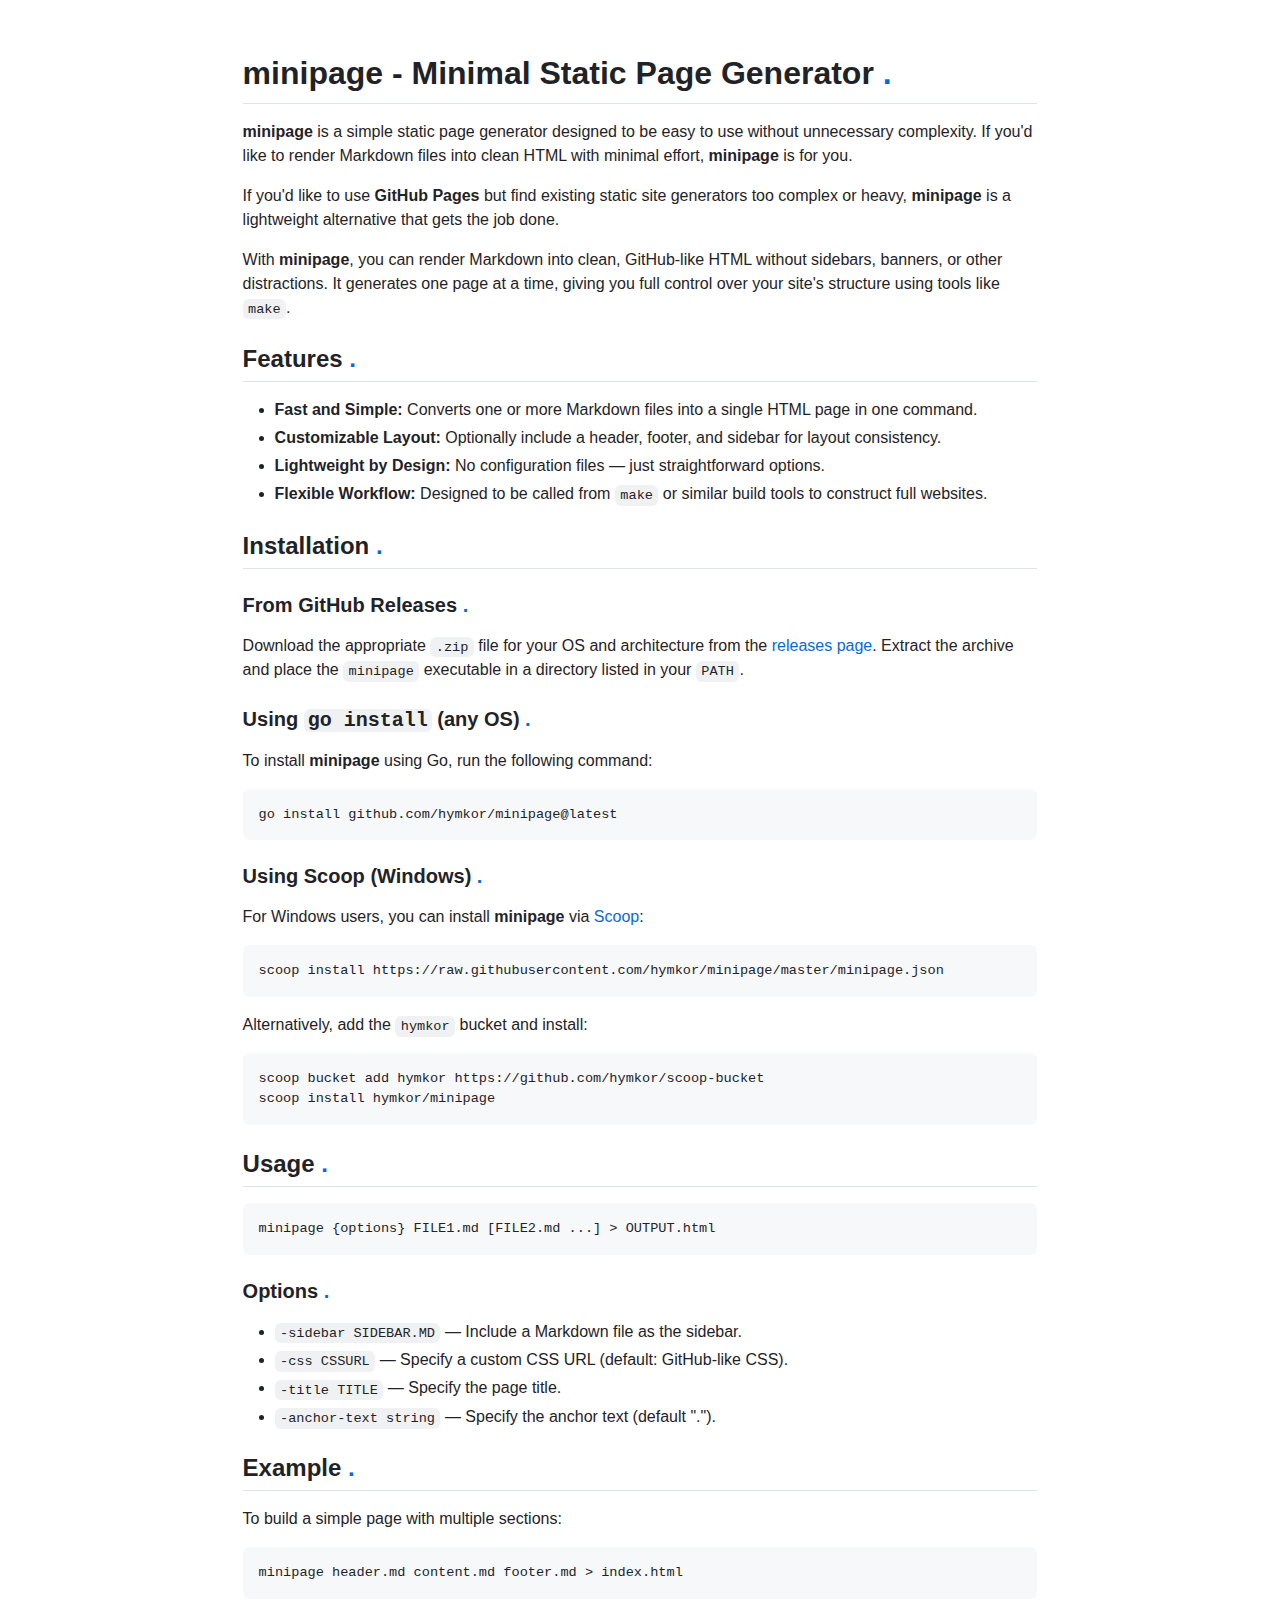
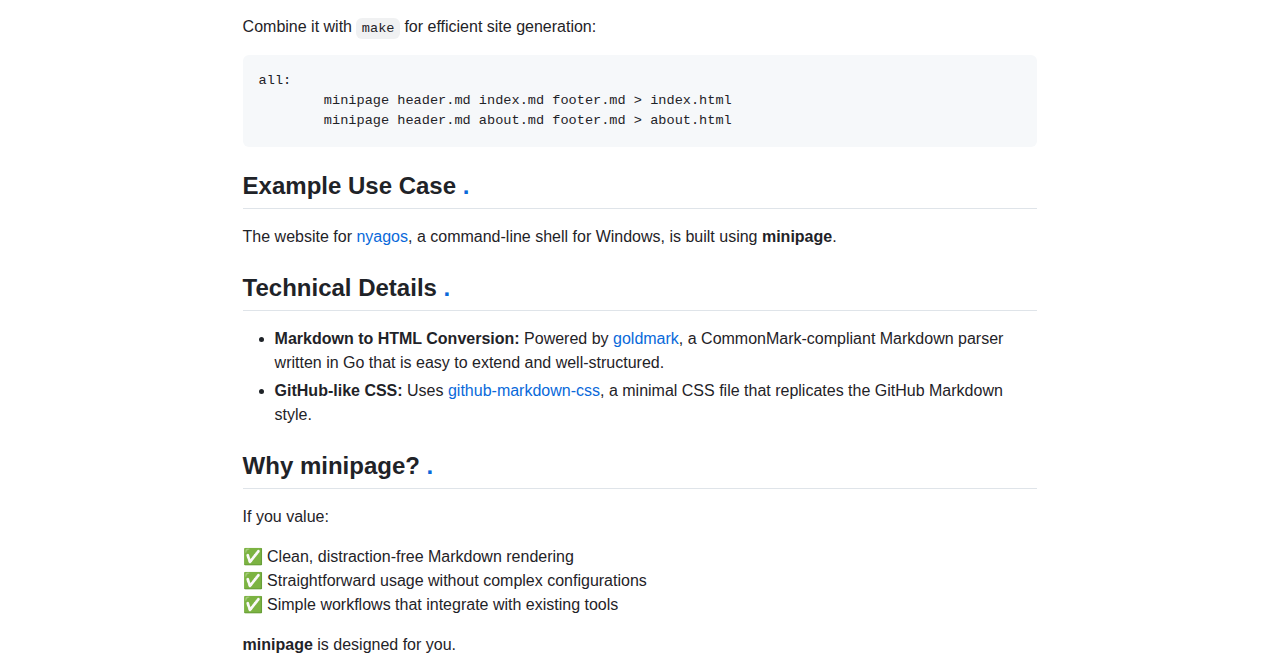
<file: docs/index.html>
<html><head>
<title>minipage - Minimal Static Page Generator</title>
<style type="text/css"><!--
/* light */
.markdown-body {
  color-scheme: light;
  -ms-text-size-adjust: 100%;
  -webkit-text-size-adjust: 100%;
  margin: 0;
  color: #1f2328;
  background-color: #ffffff;
  font-family: -apple-system,BlinkMacSystemFont,"Segoe UI","Noto Sans",Helvetica,Arial,sans-serif,"Apple Color Emoji","Segoe UI Emoji";
  font-size: 16px;
  line-height: 1.5;
  word-wrap: break-word;
}

.markdown-body .octicon {
  display: inline-block;
  fill: currentColor;
  vertical-align: text-bottom;
}

.markdown-body h1:hover .anchor .octicon-link:before,
.markdown-body h2:hover .anchor .octicon-link:before,
.markdown-body h3:hover .anchor .octicon-link:before,
.markdown-body h4:hover .anchor .octicon-link:before,
.markdown-body h5:hover .anchor .octicon-link:before,
.markdown-body h6:hover .anchor .octicon-link:before {
  width: 16px;
  height: 16px;
  content: ' ';
  display: inline-block;
  background-color: currentColor;
  -webkit-mask-image: url("data:image/svg+xml,<svg xmlns='http://www.w3.org/2000/svg' viewBox='0 0 16 16' version='1.1' aria-hidden='true'><path fill-rule='evenodd' d='M7.775 3.275a.75.75 0 001.06 1.06l1.25-1.25a2 2 0 112.83 2.83l-2.5 2.5a2 2 0 01-2.83 0 .75.75 0 00-1.06 1.06 3.5 3.5 0 004.95 0l2.5-2.5a3.5 3.5 0 00-4.95-4.95l-1.25 1.25zm-4.69 9.64a2 2 0 010-2.83l2.5-2.5a2 2 0 012.83 0 .75.75 0 001.06-1.06 3.5 3.5 0 00-4.95 0l-2.5 2.5a3.5 3.5 0 004.95 4.95l1.25-1.25a.75.75 0 00-1.06-1.06l-1.25 1.25a2 2 0 01-2.83 0z'></path></svg>");
  mask-image: url("data:image/svg+xml,<svg xmlns='http://www.w3.org/2000/svg' viewBox='0 0 16 16' version='1.1' aria-hidden='true'><path fill-rule='evenodd' d='M7.775 3.275a.75.75 0 001.06 1.06l1.25-1.25a2 2 0 112.83 2.83l-2.5 2.5a2 2 0 01-2.83 0 .75.75 0 00-1.06 1.06 3.5 3.5 0 004.95 0l2.5-2.5a3.5 3.5 0 00-4.95-4.95l-1.25 1.25zm-4.69 9.64a2 2 0 010-2.83l2.5-2.5a2 2 0 012.83 0 .75.75 0 001.06-1.06 3.5 3.5 0 00-4.95 0l-2.5 2.5a3.5 3.5 0 004.95 4.95l1.25-1.25a.75.75 0 00-1.06-1.06l-1.25 1.25a2 2 0 01-2.83 0z'></path></svg>");
}

.markdown-body details,
.markdown-body figcaption,
.markdown-body figure {
  display: block;
}

.markdown-body summary {
  display: list-item;
}

.markdown-body [hidden] {
  display: none !important;
}

.markdown-body a {
  background-color: transparent;
  color: #0969da;
  text-decoration: none;
}

.markdown-body abbr[title] {
  border-bottom: none;
  -webkit-text-decoration: underline dotted;
  text-decoration: underline dotted;
}

.markdown-body b,
.markdown-body strong {
  font-weight: 600;
}

.markdown-body dfn {
  font-style: italic;
}

.markdown-body h1 {
  margin: .67em 0;
  font-weight: 600;
  padding-bottom: .3em;
  font-size: 2em;
  border-bottom: 1px solid #d1d9e0b3;
}

.markdown-body mark {
  background-color: #fff8c5;
  color: #1f2328;
}

.markdown-body small {
  font-size: 90%;
}

.markdown-body sub,
.markdown-body sup {
  font-size: 75%;
  line-height: 0;
  position: relative;
  vertical-align: baseline;
}

.markdown-body sub {
  bottom: -0.25em;
}

.markdown-body sup {
  top: -0.5em;
}

.markdown-body img {
  border-style: none;
  max-width: 100%;
  box-sizing: content-box;
}

.markdown-body code,
.markdown-body kbd,
.markdown-body pre,
.markdown-body samp {
  font-family: monospace;
  font-size: 1em;
}

.markdown-body figure {
  margin: 1em 2.5rem;
}

.markdown-body hr {
  box-sizing: content-box;
  overflow: hidden;
  background: transparent;
  border-bottom: 1px solid #d1d9e0b3;
  height: .25em;
  padding: 0;
  margin: 1.5rem 0;
  background-color: #d1d9e0;
  border: 0;
}

.markdown-body input {
  font: inherit;
  margin: 0;
  overflow: visible;
  font-family: inherit;
  font-size: inherit;
  line-height: inherit;
}

.markdown-body [type=button],
.markdown-body [type=reset],
.markdown-body [type=submit] {
  -webkit-appearance: button;
  appearance: button;
}

.markdown-body [type=checkbox],
.markdown-body [type=radio] {
  box-sizing: border-box;
  padding: 0;
}

.markdown-body [type=number]::-webkit-inner-spin-button,
.markdown-body [type=number]::-webkit-outer-spin-button {
  height: auto;
}

.markdown-body [type=search]::-webkit-search-cancel-button,
.markdown-body [type=search]::-webkit-search-decoration {
  -webkit-appearance: none;
  appearance: none;
}

.markdown-body ::-webkit-input-placeholder {
  color: inherit;
  opacity: .54;
}

.markdown-body ::-webkit-file-upload-button {
  -webkit-appearance: button;
  appearance: button;
  font: inherit;
}

.markdown-body a:hover {
  text-decoration: underline;
}

.markdown-body ::placeholder {
  color: #59636e;
  opacity: 1;
}

.markdown-body hr::before {
  display: table;
  content: "";
}

.markdown-body hr::after {
  display: table;
  clear: both;
  content: "";
}

.markdown-body table {
  border-spacing: 0;
  border-collapse: collapse;
  display: block;
  width: max-content;
  max-width: 100%;
  overflow: auto;
  font-variant: tabular-nums;
}

.markdown-body td,
.markdown-body th {
  padding: 0;
}

.markdown-body details summary {
  cursor: pointer;
}

.markdown-body a:focus,
.markdown-body [role=button]:focus,
.markdown-body input[type=radio]:focus,
.markdown-body input[type=checkbox]:focus {
  outline: 2px solid #0969da;
  outline-offset: -2px;
  box-shadow: none;
}

.markdown-body a:focus:not(:focus-visible),
.markdown-body [role=button]:focus:not(:focus-visible),
.markdown-body input[type=radio]:focus:not(:focus-visible),
.markdown-body input[type=checkbox]:focus:not(:focus-visible) {
  outline: solid 1px transparent;
}

.markdown-body a:focus-visible,
.markdown-body [role=button]:focus-visible,
.markdown-body input[type=radio]:focus-visible,
.markdown-body input[type=checkbox]:focus-visible {
  outline: 2px solid #0969da;
  outline-offset: -2px;
  box-shadow: none;
}

.markdown-body a:not([class]):focus,
.markdown-body a:not([class]):focus-visible,
.markdown-body input[type=radio]:focus,
.markdown-body input[type=radio]:focus-visible,
.markdown-body input[type=checkbox]:focus,
.markdown-body input[type=checkbox]:focus-visible {
  outline-offset: 0;
}

.markdown-body kbd {
  display: inline-block;
  padding: 0.25rem;
  font: 11px ui-monospace, SFMono-Regular, SF Mono, Menlo, Consolas, Liberation Mono, monospace;
  line-height: 10px;
  color: #1f2328;
  vertical-align: middle;
  background-color: #f6f8fa;
  border: solid 1px #d1d9e0b3;
  border-bottom-color: #d1d9e0b3;
  border-radius: 6px;
  box-shadow: inset 0 -1px 0 #d1d9e0b3;
}

.markdown-body h1,
.markdown-body h2,
.markdown-body h3,
.markdown-body h4,
.markdown-body h5,
.markdown-body h6 {
  margin-top: 1.5rem;
  margin-bottom: 1rem;
  font-weight: 600;
  line-height: 1.25;
}

.markdown-body h2 {
  font-weight: 600;
  padding-bottom: .3em;
  font-size: 1.5em;
  border-bottom: 1px solid #d1d9e0b3;
}

.markdown-body h3 {
  font-weight: 600;
  font-size: 1.25em;
}

.markdown-body h4 {
  font-weight: 600;
  font-size: 1em;
}

.markdown-body h5 {
  font-weight: 600;
  font-size: .875em;
}

.markdown-body h6 {
  font-weight: 600;
  font-size: .85em;
  color: #59636e;
}

.markdown-body p {
  margin-top: 0;
  margin-bottom: 10px;
}

.markdown-body blockquote {
  margin: 0;
  padding: 0 1em;
  color: #59636e;
  border-left: .25em solid #d1d9e0;
}

.markdown-body ul,
.markdown-body ol {
  margin-top: 0;
  margin-bottom: 0;
  padding-left: 2em;
}

.markdown-body ol ol,
.markdown-body ul ol {
  list-style-type: lower-roman;
}

.markdown-body ul ul ol,
.markdown-body ul ol ol,
.markdown-body ol ul ol,
.markdown-body ol ol ol {
  list-style-type: lower-alpha;
}

.markdown-body dd {
  margin-left: 0;
}

.markdown-body tt,
.markdown-body code,
.markdown-body samp {
  font-family: ui-monospace, SFMono-Regular, SF Mono, Menlo, Consolas, Liberation Mono, monospace;
  font-size: 12px;
}

.markdown-body pre {
  margin-top: 0;
  margin-bottom: 0;
  font-family: ui-monospace, SFMono-Regular, SF Mono, Menlo, Consolas, Liberation Mono, monospace;
  font-size: 12px;
  word-wrap: normal;
}

.markdown-body .octicon {
  display: inline-block;
  overflow: visible !important;
  vertical-align: text-bottom;
  fill: currentColor;
}

.markdown-body input::-webkit-outer-spin-button,
.markdown-body input::-webkit-inner-spin-button {
  margin: 0;
  appearance: none;
}

.markdown-body .mr-2 {
  margin-right: 0.5rem !important;
}

.markdown-body::before {
  display: table;
  content: "";
}

.markdown-body::after {
  display: table;
  clear: both;
  content: "";
}

.markdown-body>*:first-child {
  margin-top: 0 !important;
}

.markdown-body>*:last-child {
  margin-bottom: 0 !important;
}

.markdown-body a:not([href]) {
  color: inherit;
  text-decoration: none;
}

.markdown-body .absent {
  color: #d1242f;
}

.markdown-body .anchor {
  float: left;
  padding-right: 0.25rem;
  margin-left: -20px;
  line-height: 1;
}

.markdown-body .anchor:focus {
  outline: none;
}

.markdown-body p,
.markdown-body blockquote,
.markdown-body ul,
.markdown-body ol,
.markdown-body dl,
.markdown-body table,
.markdown-body pre,
.markdown-body details {
  margin-top: 0;
  margin-bottom: 1rem;
}

.markdown-body blockquote>:first-child {
  margin-top: 0;
}

.markdown-body blockquote>:last-child {
  margin-bottom: 0;
}

.markdown-body h1 .octicon-link,
.markdown-body h2 .octicon-link,
.markdown-body h3 .octicon-link,
.markdown-body h4 .octicon-link,
.markdown-body h5 .octicon-link,
.markdown-body h6 .octicon-link {
  color: #1f2328;
  vertical-align: middle;
  visibility: hidden;
}

.markdown-body h1:hover .anchor,
.markdown-body h2:hover .anchor,
.markdown-body h3:hover .anchor,
.markdown-body h4:hover .anchor,
.markdown-body h5:hover .anchor,
.markdown-body h6:hover .anchor {
  text-decoration: none;
}

.markdown-body h1:hover .anchor .octicon-link,
.markdown-body h2:hover .anchor .octicon-link,
.markdown-body h3:hover .anchor .octicon-link,
.markdown-body h4:hover .anchor .octicon-link,
.markdown-body h5:hover .anchor .octicon-link,
.markdown-body h6:hover .anchor .octicon-link {
  visibility: visible;
}

.markdown-body h1 tt,
.markdown-body h1 code,
.markdown-body h2 tt,
.markdown-body h2 code,
.markdown-body h3 tt,
.markdown-body h3 code,
.markdown-body h4 tt,
.markdown-body h4 code,
.markdown-body h5 tt,
.markdown-body h5 code,
.markdown-body h6 tt,
.markdown-body h6 code {
  padding: 0 .2em;
  font-size: inherit;
}

.markdown-body summary h1,
.markdown-body summary h2,
.markdown-body summary h3,
.markdown-body summary h4,
.markdown-body summary h5,
.markdown-body summary h6 {
  display: inline-block;
}

.markdown-body summary h1 .anchor,
.markdown-body summary h2 .anchor,
.markdown-body summary h3 .anchor,
.markdown-body summary h4 .anchor,
.markdown-body summary h5 .anchor,
.markdown-body summary h6 .anchor {
  margin-left: -40px;
}

.markdown-body summary h1,
.markdown-body summary h2 {
  padding-bottom: 0;
  border-bottom: 0;
}

.markdown-body ul.no-list,
.markdown-body ol.no-list {
  padding: 0;
  list-style-type: none;
}

.markdown-body ol[type="a s"] {
  list-style-type: lower-alpha;
}

.markdown-body ol[type="A s"] {
  list-style-type: upper-alpha;
}

.markdown-body ol[type="i s"] {
  list-style-type: lower-roman;
}

.markdown-body ol[type="I s"] {
  list-style-type: upper-roman;
}

.markdown-body ol[type="1"] {
  list-style-type: decimal;
}

.markdown-body div>ol:not([type]) {
  list-style-type: decimal;
}

.markdown-body ul ul,
.markdown-body ul ol,
.markdown-body ol ol,
.markdown-body ol ul {
  margin-top: 0;
  margin-bottom: 0;
}

.markdown-body li>p {
  margin-top: 1rem;
}

.markdown-body li+li {
  margin-top: .25em;
}

.markdown-body dl {
  padding: 0;
}

.markdown-body dl dt {
  padding: 0;
  margin-top: 1rem;
  font-size: 1em;
  font-style: italic;
  font-weight: 600;
}

.markdown-body dl dd {
  padding: 0 1rem;
  margin-bottom: 1rem;
}

.markdown-body table th {
  font-weight: 600;
}

.markdown-body table th,
.markdown-body table td {
  padding: 6px 13px;
  border: 1px solid #d1d9e0;
}

.markdown-body table td>:last-child {
  margin-bottom: 0;
}

.markdown-body table tr {
  background-color: #ffffff;
  border-top: 1px solid #d1d9e0b3;
}

.markdown-body table tr:nth-child(2n) {
  background-color: #f6f8fa;
}

.markdown-body table img {
  background-color: transparent;
}

.markdown-body img[align=right] {
  padding-left: 20px;
}

.markdown-body img[align=left] {
  padding-right: 20px;
}

.markdown-body .emoji {
  max-width: none;
  vertical-align: text-top;
  background-color: transparent;
}

.markdown-body span.frame {
  display: block;
  overflow: hidden;
}

.markdown-body span.frame>span {
  display: block;
  float: left;
  width: auto;
  padding: 7px;
  margin: 13px 0 0;
  overflow: hidden;
  border: 1px solid #d1d9e0;
}

.markdown-body span.frame span img {
  display: block;
  float: left;
}

.markdown-body span.frame span span {
  display: block;
  padding: 5px 0 0;
  clear: both;
  color: #1f2328;
}

.markdown-body span.align-center {
  display: block;
  overflow: hidden;
  clear: both;
}

.markdown-body span.align-center>span {
  display: block;
  margin: 13px auto 0;
  overflow: hidden;
  text-align: center;
}

.markdown-body span.align-center span img {
  margin: 0 auto;
  text-align: center;
}

.markdown-body span.align-right {
  display: block;
  overflow: hidden;
  clear: both;
}

.markdown-body span.align-right>span {
  display: block;
  margin: 13px 0 0;
  overflow: hidden;
  text-align: right;
}

.markdown-body span.align-right span img {
  margin: 0;
  text-align: right;
}

.markdown-body span.float-left {
  display: block;
  float: left;
  margin-right: 13px;
  overflow: hidden;
}

.markdown-body span.float-left span {
  margin: 13px 0 0;
}

.markdown-body span.float-right {
  display: block;
  float: right;
  margin-left: 13px;
  overflow: hidden;
}

.markdown-body span.float-right>span {
  display: block;
  margin: 13px auto 0;
  overflow: hidden;
  text-align: right;
}

.markdown-body code,
.markdown-body tt {
  padding: .2em .4em;
  margin: 0;
  font-size: 85%;
  white-space: break-spaces;
  background-color: #818b981f;
  border-radius: 6px;
}

.markdown-body code br,
.markdown-body tt br {
  display: none;
}

.markdown-body del code {
  text-decoration: inherit;
}

.markdown-body samp {
  font-size: 85%;
}

.markdown-body pre code {
  font-size: 100%;
}

.markdown-body pre>code {
  padding: 0;
  margin: 0;
  word-break: normal;
  white-space: pre;
  background: transparent;
  border: 0;
}

.markdown-body .highlight {
  margin-bottom: 1rem;
}

.markdown-body .highlight pre {
  margin-bottom: 0;
  word-break: normal;
}

.markdown-body .highlight pre,
.markdown-body pre {
  padding: 1rem;
  overflow: auto;
  font-size: 85%;
  line-height: 1.45;
  color: #1f2328;
  background-color: #f6f8fa;
  border-radius: 6px;
}

.markdown-body pre code,
.markdown-body pre tt {
  display: inline;
  max-width: auto;
  padding: 0;
  margin: 0;
  overflow: visible;
  line-height: inherit;
  word-wrap: normal;
  background-color: transparent;
  border: 0;
}

.markdown-body .csv-data td,
.markdown-body .csv-data th {
  padding: 5px;
  overflow: hidden;
  font-size: 12px;
  line-height: 1;
  text-align: left;
  white-space: nowrap;
}

.markdown-body .csv-data .blob-num {
  padding: 10px 0.5rem 9px;
  text-align: right;
  background: #ffffff;
  border: 0;
}

.markdown-body .csv-data tr {
  border-top: 0;
}

.markdown-body .csv-data th {
  font-weight: 600;
  background: #f6f8fa;
  border-top: 0;
}

.markdown-body [data-footnote-ref]::before {
  content: "[";
}

.markdown-body [data-footnote-ref]::after {
  content: "]";
}

.markdown-body .footnotes {
  font-size: 12px;
  color: #59636e;
  border-top: 1px solid #d1d9e0;
}

.markdown-body .footnotes ol {
  padding-left: 1rem;
}

.markdown-body .footnotes ol ul {
  display: inline-block;
  padding-left: 1rem;
  margin-top: 1rem;
}

.markdown-body .footnotes li {
  position: relative;
}

.markdown-body .footnotes li:target::before {
  position: absolute;
  top: calc(0.5rem*-1);
  right: calc(0.5rem*-1);
  bottom: calc(0.5rem*-1);
  left: calc(1.5rem*-1);
  pointer-events: none;
  content: "";
  border: 2px solid #0969da;
  border-radius: 6px;
}

.markdown-body .footnotes li:target {
  color: #1f2328;
}

.markdown-body .footnotes .data-footnote-backref g-emoji {
  font-family: monospace;
}

.markdown-body body:has(:modal) {
  padding-right: var(--dialog-scrollgutter) !important;
}

.markdown-body .pl-c {
  color: #59636e;
}

.markdown-body .pl-c1,
.markdown-body .pl-s .pl-v {
  color: #0550ae;
}

.markdown-body .pl-e,
.markdown-body .pl-en {
  color: #6639ba;
}

.markdown-body .pl-smi,
.markdown-body .pl-s .pl-s1 {
  color: #1f2328;
}

.markdown-body .pl-ent {
  color: #0550ae;
}

.markdown-body .pl-k {
  color: #cf222e;
}

.markdown-body .pl-s,
.markdown-body .pl-pds,
.markdown-body .pl-s .pl-pse .pl-s1,
.markdown-body .pl-sr,
.markdown-body .pl-sr .pl-cce,
.markdown-body .pl-sr .pl-sre,
.markdown-body .pl-sr .pl-sra {
  color: #0a3069;
}

.markdown-body .pl-v,
.markdown-body .pl-smw {
  color: #953800;
}

.markdown-body .pl-bu {
  color: #82071e;
}

.markdown-body .pl-ii {
  color: #f6f8fa;
  background-color: #82071e;
}

.markdown-body .pl-c2 {
  color: #f6f8fa;
  background-color: #cf222e;
}

.markdown-body .pl-sr .pl-cce {
  font-weight: bold;
  color: #116329;
}

.markdown-body .pl-ml {
  color: #3b2300;
}

.markdown-body .pl-mh,
.markdown-body .pl-mh .pl-en,
.markdown-body .pl-ms {
  font-weight: bold;
  color: #0550ae;
}

.markdown-body .pl-mi {
  font-style: italic;
  color: #1f2328;
}

.markdown-body .pl-mb {
  font-weight: bold;
  color: #1f2328;
}

.markdown-body .pl-md {
  color: #82071e;
  background-color: #ffebe9;
}

.markdown-body .pl-mi1 {
  color: #116329;
  background-color: #dafbe1;
}

.markdown-body .pl-mc {
  color: #953800;
  background-color: #ffd8b5;
}

.markdown-body .pl-mi2 {
  color: #d1d9e0;
  background-color: #0550ae;
}

.markdown-body .pl-mdr {
  font-weight: bold;
  color: #8250df;
}

.markdown-body .pl-ba {
  color: #59636e;
}

.markdown-body .pl-sg {
  color: #818b98;
}

.markdown-body .pl-corl {
  text-decoration: underline;
  color: #0a3069;
}

.markdown-body [role=button]:focus:not(:focus-visible),
.markdown-body [role=tabpanel][tabindex="0"]:focus:not(:focus-visible),
.markdown-body button:focus:not(:focus-visible),
.markdown-body summary:focus:not(:focus-visible),
.markdown-body a:focus:not(:focus-visible) {
  outline: none;
  box-shadow: none;
}

.markdown-body [tabindex="0"]:focus:not(:focus-visible),
.markdown-body details-dialog:focus:not(:focus-visible) {
  outline: none;
}

.markdown-body g-emoji {
  display: inline-block;
  min-width: 1ch;
  font-family: "Apple Color Emoji","Segoe UI Emoji","Segoe UI Symbol";
  font-size: 1em;
  font-style: normal !important;
  font-weight: 400;
  line-height: 1;
  vertical-align: -0.075em;
}

.markdown-body g-emoji img {
  width: 1em;
  height: 1em;
}

.markdown-body .task-list-item {
  list-style-type: none;
}

.markdown-body .task-list-item label {
  font-weight: 400;
}

.markdown-body .task-list-item.enabled label {
  cursor: pointer;
}

.markdown-body .task-list-item+.task-list-item {
  margin-top: 0.25rem;
}

.markdown-body .task-list-item .handle {
  display: none;
}

.markdown-body .task-list-item-checkbox {
  margin: 0 .2em .25em -1.4em;
  vertical-align: middle;
}

.markdown-body ul:dir(rtl) .task-list-item-checkbox {
  margin: 0 -1.6em .25em .2em;
}

.markdown-body ol:dir(rtl) .task-list-item-checkbox {
  margin: 0 -1.6em .25em .2em;
}

.markdown-body .contains-task-list:hover .task-list-item-convert-container,
.markdown-body .contains-task-list:focus-within .task-list-item-convert-container {
  display: block;
  width: auto;
  height: 24px;
  overflow: visible;
  clip: auto;
}

.markdown-body ::-webkit-calendar-picker-indicator {
  filter: invert(50%);
}

.markdown-body .markdown-alert {
  padding: 0.5rem 1rem;
  margin-bottom: 1rem;
  color: inherit;
  border-left: .25em solid #d1d9e0;
}

.markdown-body .markdown-alert>:first-child {
  margin-top: 0;
}

.markdown-body .markdown-alert>:last-child {
  margin-bottom: 0;
}

.markdown-body .markdown-alert .markdown-alert-title {
  display: flex;
  font-weight: 500;
  align-items: center;
  line-height: 1;
}

.markdown-body .markdown-alert.markdown-alert-note {
  border-left-color: #0969da;
}

.markdown-body .markdown-alert.markdown-alert-note .markdown-alert-title {
  color: #0969da;
}

.markdown-body .markdown-alert.markdown-alert-important {
  border-left-color: #8250df;
}

.markdown-body .markdown-alert.markdown-alert-important .markdown-alert-title {
  color: #8250df;
}

.markdown-body .markdown-alert.markdown-alert-warning {
  border-left-color: #9a6700;
}

.markdown-body .markdown-alert.markdown-alert-warning .markdown-alert-title {
  color: #9a6700;
}

.markdown-body .markdown-alert.markdown-alert-tip {
  border-left-color: #1a7f37;
}

.markdown-body .markdown-alert.markdown-alert-tip .markdown-alert-title {
  color: #1a7f37;
}

.markdown-body .markdown-alert.markdown-alert-caution {
  border-left-color: #cf222e;
}

.markdown-body .markdown-alert.markdown-alert-caution .markdown-alert-title {
  color: #d1242f;
}

.markdown-body>*:first-child>.heading-element:first-child {
  margin-top: 0 !important;
}

.markdown-body .highlight pre:has(+.zeroclipboard-container) {
  min-height: 52px;
}


	.markdown-body {
		box-sizing: border-box;
		max-width: 980px;
		margin: 0 auto;
		padding: 45px;
	}
	body{
		display:flex;
		overflow-y: scroll;
	}
	@media screen{
		div.sidebar{ width:30% }
		div.main{ width:70% }
	}

	@media print{
		div.sidebar,div.footer{ display:none }
		div.main{ width:100%!}(MISSING)
	}

// -->
</style></head><body>
<div class="main markdown-body">
<h1 id="minipage---minimal-static-page-generator">minipage - Minimal Static Page Generator <a href="#minipage---minimal-static-page-generator">.</a></h1>
<p><strong>minipage</strong> is a simple static page generator designed to be easy to use without unnecessary complexity. If you'd like to render Markdown files into clean HTML with minimal effort, <strong>minipage</strong> is for you.</p>
<p>If you'd like to use <strong>GitHub Pages</strong> but find existing static site generators too complex or heavy, <strong>minipage</strong> is a lightweight alternative that gets the job done.</p>
<p>With <strong>minipage</strong>, you can render Markdown into clean, GitHub-like HTML without sidebars, banners, or other distractions. It generates one page at a time, giving you full control over your site's structure using tools like <code>make</code>.</p>
<h2 id="features">Features <a href="#features">.</a></h2>
<ul>
<li><strong>Fast and Simple:</strong> Converts one or more Markdown files into a single HTML page in one command.</li>
<li><strong>Customizable Layout:</strong> Optionally include a header, footer, and sidebar for layout consistency.</li>
<li><strong>Lightweight by Design:</strong> No configuration files — just straightforward options.</li>
<li><strong>Flexible Workflow:</strong> Designed to be called from <code>make</code> or similar build tools to construct full websites.</li>
</ul>
<h2 id="installation">Installation <a href="#installation">.</a></h2>
<h3 id="from-github-releases">From GitHub Releases <a href="#from-github-releases">.</a></h3>
<p>Download the appropriate <code>.zip</code> file for your OS and architecture from the <a href="https://github.com/hymkor/minipage/releases">releases page</a>. Extract the archive and place the <code>minipage</code> executable in a directory listed in your <code>PATH</code>.</p>
<h3 id="using-go-install-any-os">Using <code>go install</code> (any OS) <a href="#using-go-install-any-os">.</a></h3>
<p>To install <strong>minipage</strong> using Go, run the following command:</p>
<pre><code>go install github.com/hymkor/minipage@latest
</code></pre>
<h3 id="using-scoop-windows">Using Scoop (Windows) <a href="#using-scoop-windows">.</a></h3>
<p>For Windows users, you can install <strong>minipage</strong> via <a href="https://scoop.sh/">Scoop</a>:</p>
<pre><code>scoop install https://raw.githubusercontent.com/hymkor/minipage/master/minipage.json
</code></pre>
<p>Alternatively, add the <code>hymkor</code> bucket and install:</p>
<pre><code>scoop bucket add hymkor https://github.com/hymkor/scoop-bucket
scoop install hymkor/minipage
</code></pre>
<h2 id="usage">Usage <a href="#usage">.</a></h2>
<pre><code>minipage {options} FILE1.md [FILE2.md ...] &gt; OUTPUT.html
</code></pre>
<h3 id="options">Options <a href="#options">.</a></h3>
<ul>
<li><code>-sidebar SIDEBAR.MD</code> — Include a Markdown file as the sidebar.</li>
<li><code>-css CSSURL</code> — Specify a custom CSS URL (default: GitHub-like CSS).</li>
<li><code>-title TITLE</code> — Specify the page title.</li>
<li><code>-anchor-text string</code> — Specify the anchor text (default &quot;.&quot;).</li>
</ul>
<h2 id="example">Example <a href="#example">.</a></h2>
<p>To build a simple page with multiple sections:</p>
<pre><code>minipage header.md content.md footer.md &gt; index.html
</code></pre>
<p>Combine it with <code>make</code> for efficient site generation:</p>
<pre><code class="language-makefile">all:
	minipage header.md index.md footer.md &gt; index.html
	minipage header.md about.md footer.md &gt; about.html
</code></pre>
<h2 id="example-use-case">Example Use Case <a href="#example-use-case">.</a></h2>
<p>The website for <a href="https://nyaos.org/nyagos">nyagos</a>, a command-line shell for Windows, is built using <strong>minipage</strong>.</p>
<h2 id="technical-details">Technical Details <a href="#technical-details">.</a></h2>
<ul>
<li><strong>Markdown to HTML Conversion:</strong> Powered by <a href="https://github.com/yuin/goldmark">goldmark</a>, a CommonMark-compliant Markdown parser written in Go that is easy to extend and well-structured.</li>
<li><strong>GitHub-like CSS:</strong> Uses <a href="https://github.com/sindresorhus/github-markdown-css">github-markdown-css</a>, a minimal CSS file that replicates the GitHub Markdown style.</li>
</ul>
<h2 id="why-minipage">Why minipage? <a href="#why-minipage">.</a></h2>
<p>If you value:</p>
<p>✅ Clean, distraction-free Markdown rendering<br>
✅ Straightforward usage without complex configurations<br>
✅ Simple workflows that integrate with existing tools</p>
<p><strong>minipage</strong> is designed for you.</p>
</div><!-- "main" -->
</body></html>
</file>
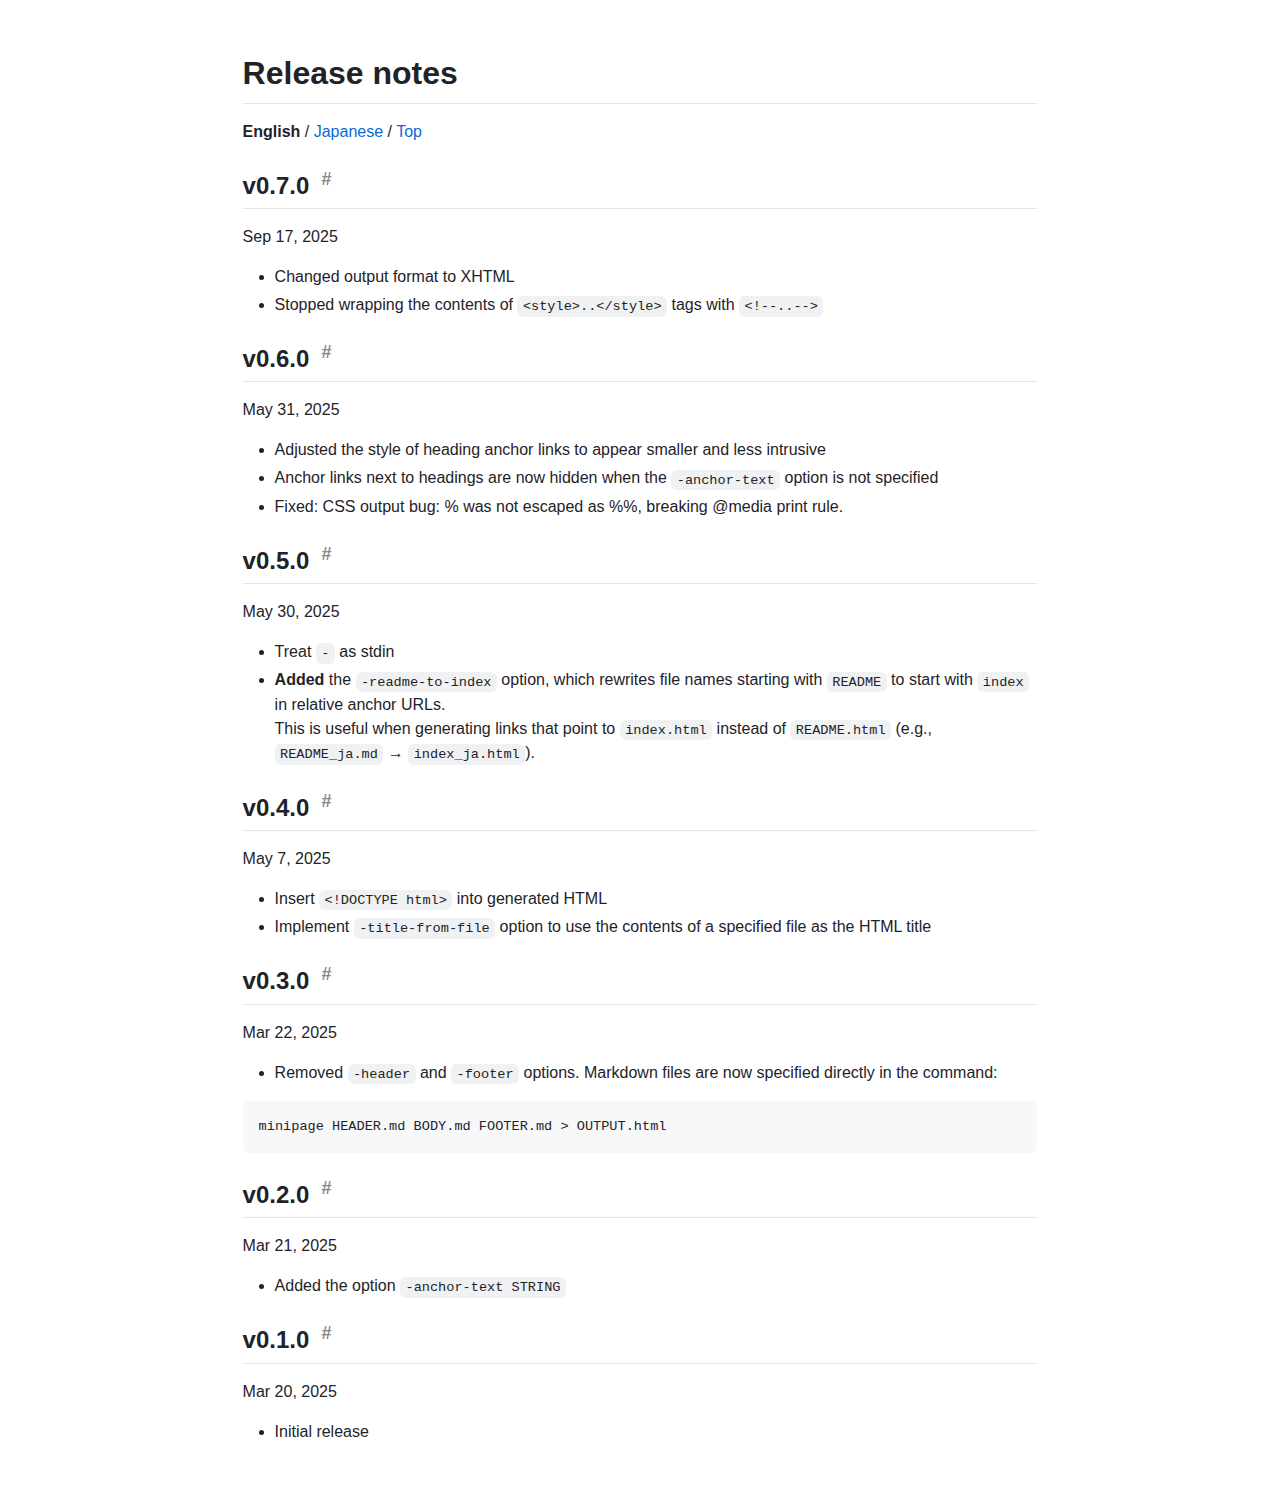
<file: docs/release_note.html>
<!DOCTYPE html><html><head>
<title>Release Notes</title>
<style type="text/css">
/* light */
.markdown-body {
  color-scheme: light;
  -ms-text-size-adjust: 100%;
  -webkit-text-size-adjust: 100%;
  margin: 0;
  color: #1f2328;
  background-color: #ffffff;
  font-family: -apple-system,BlinkMacSystemFont,"Segoe UI","Noto Sans",Helvetica,Arial,sans-serif,"Apple Color Emoji","Segoe UI Emoji";
  font-size: 16px;
  line-height: 1.5;
  word-wrap: break-word;
}

.markdown-body .octicon {
  display: inline-block;
  fill: currentColor;
  vertical-align: text-bottom;
}

.markdown-body h1:hover .anchor .octicon-link:before,
.markdown-body h2:hover .anchor .octicon-link:before,
.markdown-body h3:hover .anchor .octicon-link:before,
.markdown-body h4:hover .anchor .octicon-link:before,
.markdown-body h5:hover .anchor .octicon-link:before,
.markdown-body h6:hover .anchor .octicon-link:before {
  width: 16px;
  height: 16px;
  content: ' ';
  display: inline-block;
  background-color: currentColor;
  -webkit-mask-image: url("data:image/svg+xml,<svg xmlns='http://www.w3.org/2000/svg' viewBox='0 0 16 16' version='1.1' aria-hidden='true'><path fill-rule='evenodd' d='M7.775 3.275a.75.75 0 001.06 1.06l1.25-1.25a2 2 0 112.83 2.83l-2.5 2.5a2 2 0 01-2.83 0 .75.75 0 00-1.06 1.06 3.5 3.5 0 004.95 0l2.5-2.5a3.5 3.5 0 00-4.95-4.95l-1.25 1.25zm-4.69 9.64a2 2 0 010-2.83l2.5-2.5a2 2 0 012.83 0 .75.75 0 001.06-1.06 3.5 3.5 0 00-4.95 0l-2.5 2.5a3.5 3.5 0 004.95 4.95l1.25-1.25a.75.75 0 00-1.06-1.06l-1.25 1.25a2 2 0 01-2.83 0z'></path></svg>");
  mask-image: url("data:image/svg+xml,<svg xmlns='http://www.w3.org/2000/svg' viewBox='0 0 16 16' version='1.1' aria-hidden='true'><path fill-rule='evenodd' d='M7.775 3.275a.75.75 0 001.06 1.06l1.25-1.25a2 2 0 112.83 2.83l-2.5 2.5a2 2 0 01-2.83 0 .75.75 0 00-1.06 1.06 3.5 3.5 0 004.95 0l2.5-2.5a3.5 3.5 0 00-4.95-4.95l-1.25 1.25zm-4.69 9.64a2 2 0 010-2.83l2.5-2.5a2 2 0 012.83 0 .75.75 0 001.06-1.06 3.5 3.5 0 00-4.95 0l-2.5 2.5a3.5 3.5 0 004.95 4.95l1.25-1.25a.75.75 0 00-1.06-1.06l-1.25 1.25a2 2 0 01-2.83 0z'></path></svg>");
}

.markdown-body details,
.markdown-body figcaption,
.markdown-body figure {
  display: block;
}

.markdown-body summary {
  display: list-item;
}

.markdown-body [hidden] {
  display: none !important;
}

.markdown-body a {
  background-color: transparent;
  color: #0969da;
  text-decoration: none;
}

.markdown-body abbr[title] {
  border-bottom: none;
  -webkit-text-decoration: underline dotted;
  text-decoration: underline dotted;
}

.markdown-body b,
.markdown-body strong {
  font-weight: 600;
}

.markdown-body dfn {
  font-style: italic;
}

.markdown-body h1 {
  margin: .67em 0;
  font-weight: 600;
  padding-bottom: .3em;
  font-size: 2em;
  border-bottom: 1px solid #d1d9e0b3;
}

.markdown-body mark {
  background-color: #fff8c5;
  color: #1f2328;
}

.markdown-body small {
  font-size: 90%;
}

.markdown-body sub,
.markdown-body sup {
  font-size: 75%;
  line-height: 0;
  position: relative;
  vertical-align: baseline;
}

.markdown-body sub {
  bottom: -0.25em;
}

.markdown-body sup {
  top: -0.5em;
}

.markdown-body img {
  border-style: none;
  max-width: 100%;
  box-sizing: content-box;
}

.markdown-body code,
.markdown-body kbd,
.markdown-body pre,
.markdown-body samp {
  font-family: monospace;
  font-size: 1em;
}

.markdown-body figure {
  margin: 1em 2.5rem;
}

.markdown-body hr {
  box-sizing: content-box;
  overflow: hidden;
  background: transparent;
  border-bottom: 1px solid #d1d9e0b3;
  height: .25em;
  padding: 0;
  margin: 1.5rem 0;
  background-color: #d1d9e0;
  border: 0;
}

.markdown-body input {
  font: inherit;
  margin: 0;
  overflow: visible;
  font-family: inherit;
  font-size: inherit;
  line-height: inherit;
}

.markdown-body [type=button],
.markdown-body [type=reset],
.markdown-body [type=submit] {
  -webkit-appearance: button;
  appearance: button;
}

.markdown-body [type=checkbox],
.markdown-body [type=radio] {
  box-sizing: border-box;
  padding: 0;
}

.markdown-body [type=number]::-webkit-inner-spin-button,
.markdown-body [type=number]::-webkit-outer-spin-button {
  height: auto;
}

.markdown-body [type=search]::-webkit-search-cancel-button,
.markdown-body [type=search]::-webkit-search-decoration {
  -webkit-appearance: none;
  appearance: none;
}

.markdown-body ::-webkit-input-placeholder {
  color: inherit;
  opacity: .54;
}

.markdown-body ::-webkit-file-upload-button {
  -webkit-appearance: button;
  appearance: button;
  font: inherit;
}

.markdown-body a:hover {
  text-decoration: underline;
}

.markdown-body ::placeholder {
  color: #59636e;
  opacity: 1;
}

.markdown-body hr::before {
  display: table;
  content: "";
}

.markdown-body hr::after {
  display: table;
  clear: both;
  content: "";
}

.markdown-body table {
  border-spacing: 0;
  border-collapse: collapse;
  display: block;
  width: max-content;
  max-width: 100%;
  overflow: auto;
  font-variant: tabular-nums;
}

.markdown-body td,
.markdown-body th {
  padding: 0;
}

.markdown-body details summary {
  cursor: pointer;
}

.markdown-body a:focus,
.markdown-body [role=button]:focus,
.markdown-body input[type=radio]:focus,
.markdown-body input[type=checkbox]:focus {
  outline: 2px solid #0969da;
  outline-offset: -2px;
  box-shadow: none;
}

.markdown-body a:focus:not(:focus-visible),
.markdown-body [role=button]:focus:not(:focus-visible),
.markdown-body input[type=radio]:focus:not(:focus-visible),
.markdown-body input[type=checkbox]:focus:not(:focus-visible) {
  outline: solid 1px transparent;
}

.markdown-body a:focus-visible,
.markdown-body [role=button]:focus-visible,
.markdown-body input[type=radio]:focus-visible,
.markdown-body input[type=checkbox]:focus-visible {
  outline: 2px solid #0969da;
  outline-offset: -2px;
  box-shadow: none;
}

.markdown-body a:not([class]):focus,
.markdown-body a:not([class]):focus-visible,
.markdown-body input[type=radio]:focus,
.markdown-body input[type=radio]:focus-visible,
.markdown-body input[type=checkbox]:focus,
.markdown-body input[type=checkbox]:focus-visible {
  outline-offset: 0;
}

.markdown-body kbd {
  display: inline-block;
  padding: 0.25rem;
  font: 11px ui-monospace, SFMono-Regular, SF Mono, Menlo, Consolas, Liberation Mono, monospace;
  line-height: 10px;
  color: #1f2328;
  vertical-align: middle;
  background-color: #f6f8fa;
  border: solid 1px #d1d9e0b3;
  border-bottom-color: #d1d9e0b3;
  border-radius: 6px;
  box-shadow: inset 0 -1px 0 #d1d9e0b3;
}

.markdown-body h1,
.markdown-body h2,
.markdown-body h3,
.markdown-body h4,
.markdown-body h5,
.markdown-body h6 {
  margin-top: 1.5rem;
  margin-bottom: 1rem;
  font-weight: 600;
  line-height: 1.25;
}

.markdown-body h2 {
  font-weight: 600;
  padding-bottom: .3em;
  font-size: 1.5em;
  border-bottom: 1px solid #d1d9e0b3;
}

.markdown-body h3 {
  font-weight: 600;
  font-size: 1.25em;
}

.markdown-body h4 {
  font-weight: 600;
  font-size: 1em;
}

.markdown-body h5 {
  font-weight: 600;
  font-size: .875em;
}

.markdown-body h6 {
  font-weight: 600;
  font-size: .85em;
  color: #59636e;
}

.markdown-body p {
  margin-top: 0;
  margin-bottom: 10px;
}

.markdown-body blockquote {
  margin: 0;
  padding: 0 1em;
  color: #59636e;
  border-left: .25em solid #d1d9e0;
}

.markdown-body ul,
.markdown-body ol {
  margin-top: 0;
  margin-bottom: 0;
  padding-left: 2em;
}

.markdown-body ol ol,
.markdown-body ul ol {
  list-style-type: lower-roman;
}

.markdown-body ul ul ol,
.markdown-body ul ol ol,
.markdown-body ol ul ol,
.markdown-body ol ol ol {
  list-style-type: lower-alpha;
}

.markdown-body dd {
  margin-left: 0;
}

.markdown-body tt,
.markdown-body code,
.markdown-body samp {
  font-family: ui-monospace, SFMono-Regular, SF Mono, Menlo, Consolas, Liberation Mono, monospace;
  font-size: 12px;
}

.markdown-body pre {
  margin-top: 0;
  margin-bottom: 0;
  font-family: ui-monospace, SFMono-Regular, SF Mono, Menlo, Consolas, Liberation Mono, monospace;
  font-size: 12px;
  word-wrap: normal;
}

.markdown-body .octicon {
  display: inline-block;
  overflow: visible !important;
  vertical-align: text-bottom;
  fill: currentColor;
}

.markdown-body input::-webkit-outer-spin-button,
.markdown-body input::-webkit-inner-spin-button {
  margin: 0;
  appearance: none;
}

.markdown-body .mr-2 {
  margin-right: 0.5rem !important;
}

.markdown-body::before {
  display: table;
  content: "";
}

.markdown-body::after {
  display: table;
  clear: both;
  content: "";
}

.markdown-body>*:first-child {
  margin-top: 0 !important;
}

.markdown-body>*:last-child {
  margin-bottom: 0 !important;
}

.markdown-body a:not([href]) {
  color: inherit;
  text-decoration: none;
}

.markdown-body .absent {
  color: #d1242f;
}

.markdown-body .anchor {
  float: left;
  padding-right: 0.25rem;
  margin-left: -20px;
  line-height: 1;
}

.markdown-body .anchor:focus {
  outline: none;
}

.markdown-body p,
.markdown-body blockquote,
.markdown-body ul,
.markdown-body ol,
.markdown-body dl,
.markdown-body table,
.markdown-body pre,
.markdown-body details {
  margin-top: 0;
  margin-bottom: 1rem;
}

.markdown-body blockquote>:first-child {
  margin-top: 0;
}

.markdown-body blockquote>:last-child {
  margin-bottom: 0;
}

.markdown-body h1 .octicon-link,
.markdown-body h2 .octicon-link,
.markdown-body h3 .octicon-link,
.markdown-body h4 .octicon-link,
.markdown-body h5 .octicon-link,
.markdown-body h6 .octicon-link {
  color: #1f2328;
  vertical-align: middle;
  visibility: hidden;
}

.markdown-body h1:hover .anchor,
.markdown-body h2:hover .anchor,
.markdown-body h3:hover .anchor,
.markdown-body h4:hover .anchor,
.markdown-body h5:hover .anchor,
.markdown-body h6:hover .anchor {
  text-decoration: none;
}

.markdown-body h1:hover .anchor .octicon-link,
.markdown-body h2:hover .anchor .octicon-link,
.markdown-body h3:hover .anchor .octicon-link,
.markdown-body h4:hover .anchor .octicon-link,
.markdown-body h5:hover .anchor .octicon-link,
.markdown-body h6:hover .anchor .octicon-link {
  visibility: visible;
}

.markdown-body h1 tt,
.markdown-body h1 code,
.markdown-body h2 tt,
.markdown-body h2 code,
.markdown-body h3 tt,
.markdown-body h3 code,
.markdown-body h4 tt,
.markdown-body h4 code,
.markdown-body h5 tt,
.markdown-body h5 code,
.markdown-body h6 tt,
.markdown-body h6 code {
  padding: 0 .2em;
  font-size: inherit;
}

.markdown-body summary h1,
.markdown-body summary h2,
.markdown-body summary h3,
.markdown-body summary h4,
.markdown-body summary h5,
.markdown-body summary h6 {
  display: inline-block;
}

.markdown-body summary h1 .anchor,
.markdown-body summary h2 .anchor,
.markdown-body summary h3 .anchor,
.markdown-body summary h4 .anchor,
.markdown-body summary h5 .anchor,
.markdown-body summary h6 .anchor {
  margin-left: -40px;
}

.markdown-body summary h1,
.markdown-body summary h2 {
  padding-bottom: 0;
  border-bottom: 0;
}

.markdown-body ul.no-list,
.markdown-body ol.no-list {
  padding: 0;
  list-style-type: none;
}

.markdown-body ol[type="a s"] {
  list-style-type: lower-alpha;
}

.markdown-body ol[type="A s"] {
  list-style-type: upper-alpha;
}

.markdown-body ol[type="i s"] {
  list-style-type: lower-roman;
}

.markdown-body ol[type="I s"] {
  list-style-type: upper-roman;
}

.markdown-body ol[type="1"] {
  list-style-type: decimal;
}

.markdown-body div>ol:not([type]) {
  list-style-type: decimal;
}

.markdown-body ul ul,
.markdown-body ul ol,
.markdown-body ol ol,
.markdown-body ol ul {
  margin-top: 0;
  margin-bottom: 0;
}

.markdown-body li>p {
  margin-top: 1rem;
}

.markdown-body li+li {
  margin-top: .25em;
}

.markdown-body dl {
  padding: 0;
}

.markdown-body dl dt {
  padding: 0;
  margin-top: 1rem;
  font-size: 1em;
  font-style: italic;
  font-weight: 600;
}

.markdown-body dl dd {
  padding: 0 1rem;
  margin-bottom: 1rem;
}

.markdown-body table th {
  font-weight: 600;
}

.markdown-body table th,
.markdown-body table td {
  padding: 6px 13px;
  border: 1px solid #d1d9e0;
}

.markdown-body table td>:last-child {
  margin-bottom: 0;
}

.markdown-body table tr {
  background-color: #ffffff;
  border-top: 1px solid #d1d9e0b3;
}

.markdown-body table tr:nth-child(2n) {
  background-color: #f6f8fa;
}

.markdown-body table img {
  background-color: transparent;
}

.markdown-body img[align=right] {
  padding-left: 20px;
}

.markdown-body img[align=left] {
  padding-right: 20px;
}

.markdown-body .emoji {
  max-width: none;
  vertical-align: text-top;
  background-color: transparent;
}

.markdown-body span.frame {
  display: block;
  overflow: hidden;
}

.markdown-body span.frame>span {
  display: block;
  float: left;
  width: auto;
  padding: 7px;
  margin: 13px 0 0;
  overflow: hidden;
  border: 1px solid #d1d9e0;
}

.markdown-body span.frame span img {
  display: block;
  float: left;
}

.markdown-body span.frame span span {
  display: block;
  padding: 5px 0 0;
  clear: both;
  color: #1f2328;
}

.markdown-body span.align-center {
  display: block;
  overflow: hidden;
  clear: both;
}

.markdown-body span.align-center>span {
  display: block;
  margin: 13px auto 0;
  overflow: hidden;
  text-align: center;
}

.markdown-body span.align-center span img {
  margin: 0 auto;
  text-align: center;
}

.markdown-body span.align-right {
  display: block;
  overflow: hidden;
  clear: both;
}

.markdown-body span.align-right>span {
  display: block;
  margin: 13px 0 0;
  overflow: hidden;
  text-align: right;
}

.markdown-body span.align-right span img {
  margin: 0;
  text-align: right;
}

.markdown-body span.float-left {
  display: block;
  float: left;
  margin-right: 13px;
  overflow: hidden;
}

.markdown-body span.float-left span {
  margin: 13px 0 0;
}

.markdown-body span.float-right {
  display: block;
  float: right;
  margin-left: 13px;
  overflow: hidden;
}

.markdown-body span.float-right>span {
  display: block;
  margin: 13px auto 0;
  overflow: hidden;
  text-align: right;
}

.markdown-body code,
.markdown-body tt {
  padding: .2em .4em;
  margin: 0;
  font-size: 85%;
  white-space: break-spaces;
  background-color: #818b981f;
  border-radius: 6px;
}

.markdown-body code br,
.markdown-body tt br {
  display: none;
}

.markdown-body del code {
  text-decoration: inherit;
}

.markdown-body samp {
  font-size: 85%;
}

.markdown-body pre code {
  font-size: 100%;
}

.markdown-body pre>code {
  padding: 0;
  margin: 0;
  word-break: normal;
  white-space: pre;
  background: transparent;
  border: 0;
}

.markdown-body .highlight {
  margin-bottom: 1rem;
}

.markdown-body .highlight pre {
  margin-bottom: 0;
  word-break: normal;
}

.markdown-body .highlight pre,
.markdown-body pre {
  padding: 1rem;
  overflow: auto;
  font-size: 85%;
  line-height: 1.45;
  color: #1f2328;
  background-color: #f6f8fa;
  border-radius: 6px;
}

.markdown-body pre code,
.markdown-body pre tt {
  display: inline;
  max-width: auto;
  padding: 0;
  margin: 0;
  overflow: visible;
  line-height: inherit;
  word-wrap: normal;
  background-color: transparent;
  border: 0;
}

.markdown-body .csv-data td,
.markdown-body .csv-data th {
  padding: 5px;
  overflow: hidden;
  font-size: 12px;
  line-height: 1;
  text-align: left;
  white-space: nowrap;
}

.markdown-body .csv-data .blob-num {
  padding: 10px 0.5rem 9px;
  text-align: right;
  background: #ffffff;
  border: 0;
}

.markdown-body .csv-data tr {
  border-top: 0;
}

.markdown-body .csv-data th {
  font-weight: 600;
  background: #f6f8fa;
  border-top: 0;
}

.markdown-body [data-footnote-ref]::before {
  content: "[";
}

.markdown-body [data-footnote-ref]::after {
  content: "]";
}

.markdown-body .footnotes {
  font-size: 12px;
  color: #59636e;
  border-top: 1px solid #d1d9e0;
}

.markdown-body .footnotes ol {
  padding-left: 1rem;
}

.markdown-body .footnotes ol ul {
  display: inline-block;
  padding-left: 1rem;
  margin-top: 1rem;
}

.markdown-body .footnotes li {
  position: relative;
}

.markdown-body .footnotes li:target::before {
  position: absolute;
  top: calc(0.5rem*-1);
  right: calc(0.5rem*-1);
  bottom: calc(0.5rem*-1);
  left: calc(1.5rem*-1);
  pointer-events: none;
  content: "";
  border: 2px solid #0969da;
  border-radius: 6px;
}

.markdown-body .footnotes li:target {
  color: #1f2328;
}

.markdown-body .footnotes .data-footnote-backref g-emoji {
  font-family: monospace;
}

.markdown-body body:has(:modal) {
  padding-right: var(--dialog-scrollgutter) !important;
}

.markdown-body .pl-c {
  color: #59636e;
}

.markdown-body .pl-c1,
.markdown-body .pl-s .pl-v {
  color: #0550ae;
}

.markdown-body .pl-e,
.markdown-body .pl-en {
  color: #6639ba;
}

.markdown-body .pl-smi,
.markdown-body .pl-s .pl-s1 {
  color: #1f2328;
}

.markdown-body .pl-ent {
  color: #0550ae;
}

.markdown-body .pl-k {
  color: #cf222e;
}

.markdown-body .pl-s,
.markdown-body .pl-pds,
.markdown-body .pl-s .pl-pse .pl-s1,
.markdown-body .pl-sr,
.markdown-body .pl-sr .pl-cce,
.markdown-body .pl-sr .pl-sre,
.markdown-body .pl-sr .pl-sra {
  color: #0a3069;
}

.markdown-body .pl-v,
.markdown-body .pl-smw {
  color: #953800;
}

.markdown-body .pl-bu {
  color: #82071e;
}

.markdown-body .pl-ii {
  color: #f6f8fa;
  background-color: #82071e;
}

.markdown-body .pl-c2 {
  color: #f6f8fa;
  background-color: #cf222e;
}

.markdown-body .pl-sr .pl-cce {
  font-weight: bold;
  color: #116329;
}

.markdown-body .pl-ml {
  color: #3b2300;
}

.markdown-body .pl-mh,
.markdown-body .pl-mh .pl-en,
.markdown-body .pl-ms {
  font-weight: bold;
  color: #0550ae;
}

.markdown-body .pl-mi {
  font-style: italic;
  color: #1f2328;
}

.markdown-body .pl-mb {
  font-weight: bold;
  color: #1f2328;
}

.markdown-body .pl-md {
  color: #82071e;
  background-color: #ffebe9;
}

.markdown-body .pl-mi1 {
  color: #116329;
  background-color: #dafbe1;
}

.markdown-body .pl-mc {
  color: #953800;
  background-color: #ffd8b5;
}

.markdown-body .pl-mi2 {
  color: #d1d9e0;
  background-color: #0550ae;
}

.markdown-body .pl-mdr {
  font-weight: bold;
  color: #8250df;
}

.markdown-body .pl-ba {
  color: #59636e;
}

.markdown-body .pl-sg {
  color: #818b98;
}

.markdown-body .pl-corl {
  text-decoration: underline;
  color: #0a3069;
}

.markdown-body [role=button]:focus:not(:focus-visible),
.markdown-body [role=tabpanel][tabindex="0"]:focus:not(:focus-visible),
.markdown-body button:focus:not(:focus-visible),
.markdown-body summary:focus:not(:focus-visible),
.markdown-body a:focus:not(:focus-visible) {
  outline: none;
  box-shadow: none;
}

.markdown-body [tabindex="0"]:focus:not(:focus-visible),
.markdown-body details-dialog:focus:not(:focus-visible) {
  outline: none;
}

.markdown-body g-emoji {
  display: inline-block;
  min-width: 1ch;
  font-family: "Apple Color Emoji","Segoe UI Emoji","Segoe UI Symbol";
  font-size: 1em;
  font-style: normal !important;
  font-weight: 400;
  line-height: 1;
  vertical-align: -0.075em;
}

.markdown-body g-emoji img {
  width: 1em;
  height: 1em;
}

.markdown-body .task-list-item {
  list-style-type: none;
}

.markdown-body .task-list-item label {
  font-weight: 400;
}

.markdown-body .task-list-item.enabled label {
  cursor: pointer;
}

.markdown-body .task-list-item+.task-list-item {
  margin-top: 0.25rem;
}

.markdown-body .task-list-item .handle {
  display: none;
}

.markdown-body .task-list-item-checkbox {
  margin: 0 .2em .25em -1.4em;
  vertical-align: middle;
}

.markdown-body ul:dir(rtl) .task-list-item-checkbox {
  margin: 0 -1.6em .25em .2em;
}

.markdown-body ol:dir(rtl) .task-list-item-checkbox {
  margin: 0 -1.6em .25em .2em;
}

.markdown-body .contains-task-list:hover .task-list-item-convert-container,
.markdown-body .contains-task-list:focus-within .task-list-item-convert-container {
  display: block;
  width: auto;
  height: 24px;
  overflow: visible;
  clip: auto;
}

.markdown-body ::-webkit-calendar-picker-indicator {
  filter: invert(50%);
}

.markdown-body .markdown-alert {
  padding: 0.5rem 1rem;
  margin-bottom: 1rem;
  color: inherit;
  border-left: .25em solid #d1d9e0;
}

.markdown-body .markdown-alert>:first-child {
  margin-top: 0;
}

.markdown-body .markdown-alert>:last-child {
  margin-bottom: 0;
}

.markdown-body .markdown-alert .markdown-alert-title {
  display: flex;
  font-weight: 500;
  align-items: center;
  line-height: 1;
}

.markdown-body .markdown-alert.markdown-alert-note {
  border-left-color: #0969da;
}

.markdown-body .markdown-alert.markdown-alert-note .markdown-alert-title {
  color: #0969da;
}

.markdown-body .markdown-alert.markdown-alert-important {
  border-left-color: #8250df;
}

.markdown-body .markdown-alert.markdown-alert-important .markdown-alert-title {
  color: #8250df;
}

.markdown-body .markdown-alert.markdown-alert-warning {
  border-left-color: #9a6700;
}

.markdown-body .markdown-alert.markdown-alert-warning .markdown-alert-title {
  color: #9a6700;
}

.markdown-body .markdown-alert.markdown-alert-tip {
  border-left-color: #1a7f37;
}

.markdown-body .markdown-alert.markdown-alert-tip .markdown-alert-title {
  color: #1a7f37;
}

.markdown-body .markdown-alert.markdown-alert-caution {
  border-left-color: #cf222e;
}

.markdown-body .markdown-alert.markdown-alert-caution .markdown-alert-title {
  color: #d1242f;
}

.markdown-body>*:first-child>.heading-element:first-child {
  margin-top: 0 !important;
}

.markdown-body .highlight pre:has(+.zeroclipboard-container) {
  min-height: 52px;
}

.markdown-body {
  box-sizing: border-box;
  max-width: 980px;
  margin: 0 auto;
  padding: 45px;
}
body{
  display:flex;
  overflow-y: scroll;
}
@media screen{
  div.sidebar{ width:30% }
  div.main{ width:70% }
}

@media print{
  div.sidebar,div.footer{ display:none }
  div.main{ width:100% }
}
a.permalink{
  font-size: 0.75em;
  vertical-align: super;
  text-decoration: none;
  margin-left: 0.3em;
  color: #888;
}
a.permalink:hover{
  color: #000;
  text-decoration: underline;
}

</style>
</head><body>
<div class="main markdown-body">
<h1 id="release-notes">Release notes</h1>
<p><strong>English</strong> / <a href="./release_note_ja.html">Japanese</a> / <a href="./index.html">Top</a></p>
<h2 id="v070">v0.7.0 <a class="permalink" href="#v070">#</a></h2>
<p>Sep 17, 2025</p>
<ul>
<li>Changed output format to XHTML</li>
<li>Stopped wrapping the contents of <code>&lt;style&gt;..&lt;/style&gt;</code> tags with <code>&lt;!--..--&gt;</code></li>
</ul>
<h2 id="v060">v0.6.0 <a class="permalink" href="#v060">#</a></h2>
<p>May 31, 2025</p>
<ul>
<li>Adjusted the style of heading anchor links to appear smaller and less intrusive</li>
<li>Anchor links next to headings are now hidden when the <code>-anchor-text</code> option is not specified</li>
<li>Fixed: CSS output bug: % was not escaped as %%, breaking @media print rule.</li>
</ul>
<h2 id="v050">v0.5.0 <a class="permalink" href="#v050">#</a></h2>
<p>May 30, 2025</p>
<ul>
<li>Treat <code>-</code> as stdin</li>
<li><strong>Added</strong> the <code>-readme-to-index</code> option, which rewrites file names starting with <code>README</code> to start with <code>index</code> in relative anchor URLs.<br />
This is useful when generating links that point to <code>index.html</code> instead of <code>README.html</code> (e.g., <code>README_ja.md</code> → <code>index_ja.html</code>).</li>
</ul>
<h2 id="v040">v0.4.0 <a class="permalink" href="#v040">#</a></h2>
<p>May 7, 2025</p>
<ul>
<li>Insert <code>&lt;!DOCTYPE html&gt;</code> into generated HTML</li>
<li>Implement <code>-title-from-file</code> option to use the contents of a specified file as the HTML title</li>
</ul>
<h2 id="v030">v0.3.0 <a class="permalink" href="#v030">#</a></h2>
<p>Mar 22, 2025</p>
<ul>
<li>Removed <code>-header</code> and <code>-footer</code> options. Markdown files are now specified directly in the command:</li>
</ul>
<pre><code>minipage HEADER.md BODY.md FOOTER.md &gt; OUTPUT.html
</code></pre>
<h2 id="v020">v0.2.0 <a class="permalink" href="#v020">#</a></h2>
<p>Mar 21, 2025</p>
<ul>
<li>Added the option <code>-anchor-text STRING</code></li>
</ul>
<h2 id="v010">v0.1.0 <a class="permalink" href="#v010">#</a></h2>
<p>Mar 20, 2025</p>
<ul>
<li>Initial release</li>
</ul>
</div><!-- "main" -->
</body></html>
</file>
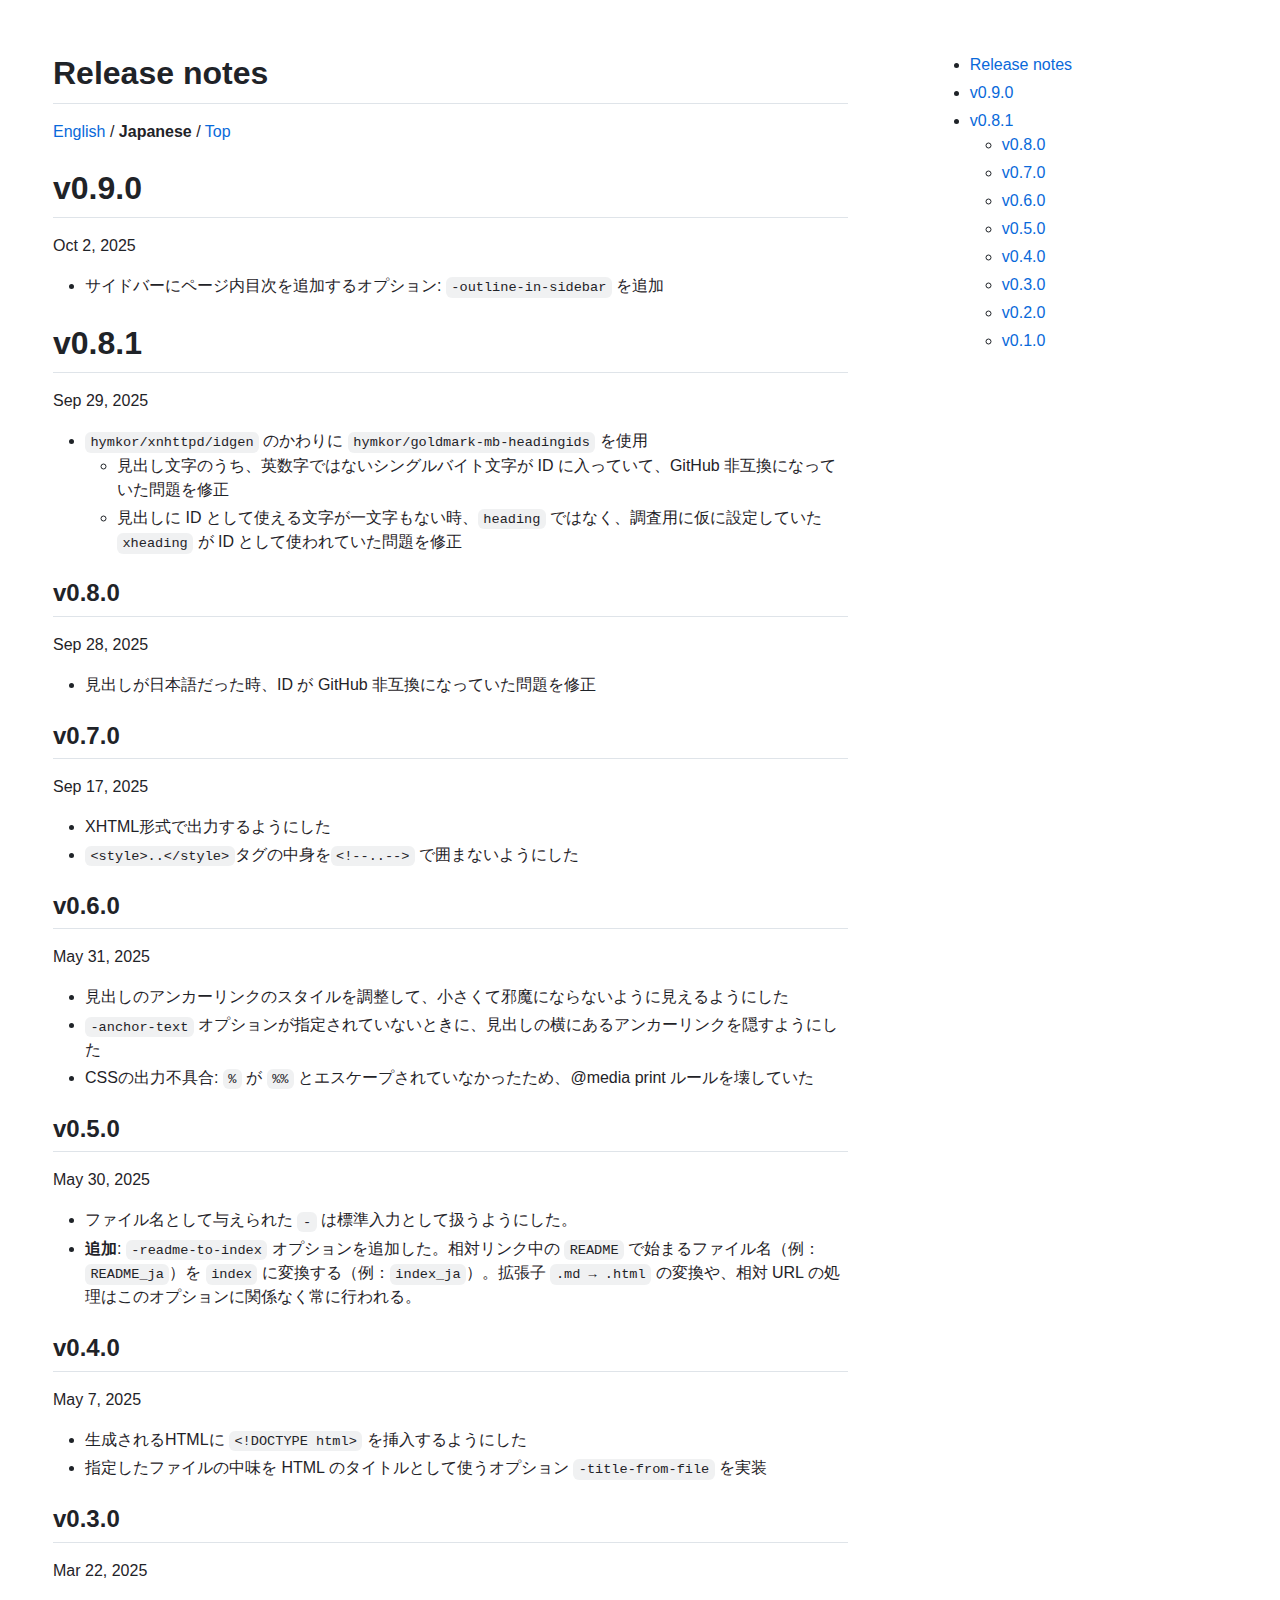
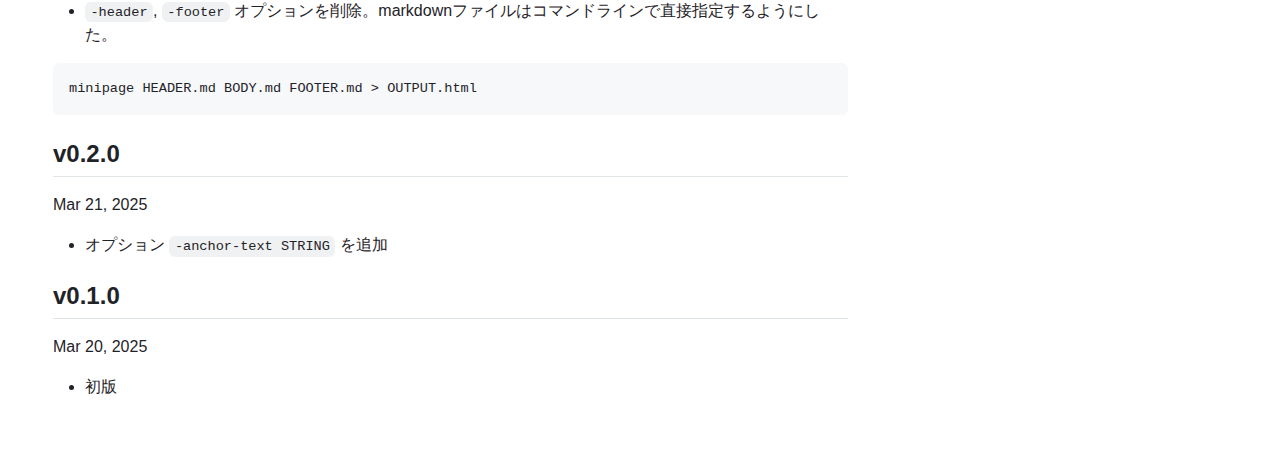
<file: docs/release_note_ja.html>
<!DOCTYPE html><html><head>
<title>Release Notes(ja)</title>
<style type="text/css">
/* light */
.markdown-body {
  color-scheme: light;
  -ms-text-size-adjust: 100%;
  -webkit-text-size-adjust: 100%;
  margin: 0;
  color: #1f2328;
  background-color: #ffffff;
  font-family: -apple-system,BlinkMacSystemFont,"Segoe UI","Noto Sans",Helvetica,Arial,sans-serif,"Apple Color Emoji","Segoe UI Emoji";
  font-size: 16px;
  line-height: 1.5;
  word-wrap: break-word;
}

.markdown-body .octicon {
  display: inline-block;
  fill: currentColor;
  vertical-align: text-bottom;
}

.markdown-body h1:hover .anchor .octicon-link:before,
.markdown-body h2:hover .anchor .octicon-link:before,
.markdown-body h3:hover .anchor .octicon-link:before,
.markdown-body h4:hover .anchor .octicon-link:before,
.markdown-body h5:hover .anchor .octicon-link:before,
.markdown-body h6:hover .anchor .octicon-link:before {
  width: 16px;
  height: 16px;
  content: ' ';
  display: inline-block;
  background-color: currentColor;
  -webkit-mask-image: url("data:image/svg+xml,<svg xmlns='http://www.w3.org/2000/svg' viewBox='0 0 16 16' version='1.1' aria-hidden='true'><path fill-rule='evenodd' d='M7.775 3.275a.75.75 0 001.06 1.06l1.25-1.25a2 2 0 112.83 2.83l-2.5 2.5a2 2 0 01-2.83 0 .75.75 0 00-1.06 1.06 3.5 3.5 0 004.95 0l2.5-2.5a3.5 3.5 0 00-4.95-4.95l-1.25 1.25zm-4.69 9.64a2 2 0 010-2.83l2.5-2.5a2 2 0 012.83 0 .75.75 0 001.06-1.06 3.5 3.5 0 00-4.95 0l-2.5 2.5a3.5 3.5 0 004.95 4.95l1.25-1.25a.75.75 0 00-1.06-1.06l-1.25 1.25a2 2 0 01-2.83 0z'></path></svg>");
  mask-image: url("data:image/svg+xml,<svg xmlns='http://www.w3.org/2000/svg' viewBox='0 0 16 16' version='1.1' aria-hidden='true'><path fill-rule='evenodd' d='M7.775 3.275a.75.75 0 001.06 1.06l1.25-1.25a2 2 0 112.83 2.83l-2.5 2.5a2 2 0 01-2.83 0 .75.75 0 00-1.06 1.06 3.5 3.5 0 004.95 0l2.5-2.5a3.5 3.5 0 00-4.95-4.95l-1.25 1.25zm-4.69 9.64a2 2 0 010-2.83l2.5-2.5a2 2 0 012.83 0 .75.75 0 001.06-1.06 3.5 3.5 0 00-4.95 0l-2.5 2.5a3.5 3.5 0 004.95 4.95l1.25-1.25a.75.75 0 00-1.06-1.06l-1.25 1.25a2 2 0 01-2.83 0z'></path></svg>");
}

.markdown-body details,
.markdown-body figcaption,
.markdown-body figure {
  display: block;
}

.markdown-body summary {
  display: list-item;
}

.markdown-body [hidden] {
  display: none !important;
}

.markdown-body a {
  background-color: transparent;
  color: #0969da;
  text-decoration: none;
}

.markdown-body abbr[title] {
  border-bottom: none;
  -webkit-text-decoration: underline dotted;
  text-decoration: underline dotted;
}

.markdown-body b,
.markdown-body strong {
  font-weight: 600;
}

.markdown-body dfn {
  font-style: italic;
}

.markdown-body h1 {
  margin: .67em 0;
  font-weight: 600;
  padding-bottom: .3em;
  font-size: 2em;
  border-bottom: 1px solid #d1d9e0b3;
}

.markdown-body mark {
  background-color: #fff8c5;
  color: #1f2328;
}

.markdown-body small {
  font-size: 90%;
}

.markdown-body sub,
.markdown-body sup {
  font-size: 75%;
  line-height: 0;
  position: relative;
  vertical-align: baseline;
}

.markdown-body sub {
  bottom: -0.25em;
}

.markdown-body sup {
  top: -0.5em;
}

.markdown-body img {
  border-style: none;
  max-width: 100%;
  box-sizing: content-box;
}

.markdown-body code,
.markdown-body kbd,
.markdown-body pre,
.markdown-body samp {
  font-family: monospace;
  font-size: 1em;
}

.markdown-body figure {
  margin: 1em 2.5rem;
}

.markdown-body hr {
  box-sizing: content-box;
  overflow: hidden;
  background: transparent;
  border-bottom: 1px solid #d1d9e0b3;
  height: .25em;
  padding: 0;
  margin: 1.5rem 0;
  background-color: #d1d9e0;
  border: 0;
}

.markdown-body input {
  font: inherit;
  margin: 0;
  overflow: visible;
  font-family: inherit;
  font-size: inherit;
  line-height: inherit;
}

.markdown-body [type=button],
.markdown-body [type=reset],
.markdown-body [type=submit] {
  -webkit-appearance: button;
  appearance: button;
}

.markdown-body [type=checkbox],
.markdown-body [type=radio] {
  box-sizing: border-box;
  padding: 0;
}

.markdown-body [type=number]::-webkit-inner-spin-button,
.markdown-body [type=number]::-webkit-outer-spin-button {
  height: auto;
}

.markdown-body [type=search]::-webkit-search-cancel-button,
.markdown-body [type=search]::-webkit-search-decoration {
  -webkit-appearance: none;
  appearance: none;
}

.markdown-body ::-webkit-input-placeholder {
  color: inherit;
  opacity: .54;
}

.markdown-body ::-webkit-file-upload-button {
  -webkit-appearance: button;
  appearance: button;
  font: inherit;
}

.markdown-body a:hover {
  text-decoration: underline;
}

.markdown-body ::placeholder {
  color: #59636e;
  opacity: 1;
}

.markdown-body hr::before {
  display: table;
  content: "";
}

.markdown-body hr::after {
  display: table;
  clear: both;
  content: "";
}

.markdown-body table {
  border-spacing: 0;
  border-collapse: collapse;
  display: block;
  width: max-content;
  max-width: 100%;
  overflow: auto;
  font-variant: tabular-nums;
}

.markdown-body td,
.markdown-body th {
  padding: 0;
}

.markdown-body details summary {
  cursor: pointer;
}

.markdown-body a:focus,
.markdown-body [role=button]:focus,
.markdown-body input[type=radio]:focus,
.markdown-body input[type=checkbox]:focus {
  outline: 2px solid #0969da;
  outline-offset: -2px;
  box-shadow: none;
}

.markdown-body a:focus:not(:focus-visible),
.markdown-body [role=button]:focus:not(:focus-visible),
.markdown-body input[type=radio]:focus:not(:focus-visible),
.markdown-body input[type=checkbox]:focus:not(:focus-visible) {
  outline: solid 1px transparent;
}

.markdown-body a:focus-visible,
.markdown-body [role=button]:focus-visible,
.markdown-body input[type=radio]:focus-visible,
.markdown-body input[type=checkbox]:focus-visible {
  outline: 2px solid #0969da;
  outline-offset: -2px;
  box-shadow: none;
}

.markdown-body a:not([class]):focus,
.markdown-body a:not([class]):focus-visible,
.markdown-body input[type=radio]:focus,
.markdown-body input[type=radio]:focus-visible,
.markdown-body input[type=checkbox]:focus,
.markdown-body input[type=checkbox]:focus-visible {
  outline-offset: 0;
}

.markdown-body kbd {
  display: inline-block;
  padding: 0.25rem;
  font: 11px ui-monospace, SFMono-Regular, SF Mono, Menlo, Consolas, Liberation Mono, monospace;
  line-height: 10px;
  color: #1f2328;
  vertical-align: middle;
  background-color: #f6f8fa;
  border: solid 1px #d1d9e0b3;
  border-bottom-color: #d1d9e0b3;
  border-radius: 6px;
  box-shadow: inset 0 -1px 0 #d1d9e0b3;
}

.markdown-body h1,
.markdown-body h2,
.markdown-body h3,
.markdown-body h4,
.markdown-body h5,
.markdown-body h6 {
  margin-top: 1.5rem;
  margin-bottom: 1rem;
  font-weight: 600;
  line-height: 1.25;
}

.markdown-body h2 {
  font-weight: 600;
  padding-bottom: .3em;
  font-size: 1.5em;
  border-bottom: 1px solid #d1d9e0b3;
}

.markdown-body h3 {
  font-weight: 600;
  font-size: 1.25em;
}

.markdown-body h4 {
  font-weight: 600;
  font-size: 1em;
}

.markdown-body h5 {
  font-weight: 600;
  font-size: .875em;
}

.markdown-body h6 {
  font-weight: 600;
  font-size: .85em;
  color: #59636e;
}

.markdown-body p {
  margin-top: 0;
  margin-bottom: 10px;
}

.markdown-body blockquote {
  margin: 0;
  padding: 0 1em;
  color: #59636e;
  border-left: .25em solid #d1d9e0;
}

.markdown-body ul,
.markdown-body ol {
  margin-top: 0;
  margin-bottom: 0;
  padding-left: 2em;
}

.markdown-body ol ol,
.markdown-body ul ol {
  list-style-type: lower-roman;
}

.markdown-body ul ul ol,
.markdown-body ul ol ol,
.markdown-body ol ul ol,
.markdown-body ol ol ol {
  list-style-type: lower-alpha;
}

.markdown-body dd {
  margin-left: 0;
}

.markdown-body tt,
.markdown-body code,
.markdown-body samp {
  font-family: ui-monospace, SFMono-Regular, SF Mono, Menlo, Consolas, Liberation Mono, monospace;
  font-size: 12px;
}

.markdown-body pre {
  margin-top: 0;
  margin-bottom: 0;
  font-family: ui-monospace, SFMono-Regular, SF Mono, Menlo, Consolas, Liberation Mono, monospace;
  font-size: 12px;
  word-wrap: normal;
}

.markdown-body .octicon {
  display: inline-block;
  overflow: visible !important;
  vertical-align: text-bottom;
  fill: currentColor;
}

.markdown-body input::-webkit-outer-spin-button,
.markdown-body input::-webkit-inner-spin-button {
  margin: 0;
  appearance: none;
}

.markdown-body .mr-2 {
  margin-right: 0.5rem !important;
}

.markdown-body::before {
  display: table;
  content: "";
}

.markdown-body::after {
  display: table;
  clear: both;
  content: "";
}

.markdown-body>*:first-child {
  margin-top: 0 !important;
}

.markdown-body>*:last-child {
  margin-bottom: 0 !important;
}

.markdown-body a:not([href]) {
  color: inherit;
  text-decoration: none;
}

.markdown-body .absent {
  color: #d1242f;
}

.markdown-body .anchor {
  float: left;
  padding-right: 0.25rem;
  margin-left: -20px;
  line-height: 1;
}

.markdown-body .anchor:focus {
  outline: none;
}

.markdown-body p,
.markdown-body blockquote,
.markdown-body ul,
.markdown-body ol,
.markdown-body dl,
.markdown-body table,
.markdown-body pre,
.markdown-body details {
  margin-top: 0;
  margin-bottom: 1rem;
}

.markdown-body blockquote>:first-child {
  margin-top: 0;
}

.markdown-body blockquote>:last-child {
  margin-bottom: 0;
}

.markdown-body h1 .octicon-link,
.markdown-body h2 .octicon-link,
.markdown-body h3 .octicon-link,
.markdown-body h4 .octicon-link,
.markdown-body h5 .octicon-link,
.markdown-body h6 .octicon-link {
  color: #1f2328;
  vertical-align: middle;
  visibility: hidden;
}

.markdown-body h1:hover .anchor,
.markdown-body h2:hover .anchor,
.markdown-body h3:hover .anchor,
.markdown-body h4:hover .anchor,
.markdown-body h5:hover .anchor,
.markdown-body h6:hover .anchor {
  text-decoration: none;
}

.markdown-body h1:hover .anchor .octicon-link,
.markdown-body h2:hover .anchor .octicon-link,
.markdown-body h3:hover .anchor .octicon-link,
.markdown-body h4:hover .anchor .octicon-link,
.markdown-body h5:hover .anchor .octicon-link,
.markdown-body h6:hover .anchor .octicon-link {
  visibility: visible;
}

.markdown-body h1 tt,
.markdown-body h1 code,
.markdown-body h2 tt,
.markdown-body h2 code,
.markdown-body h3 tt,
.markdown-body h3 code,
.markdown-body h4 tt,
.markdown-body h4 code,
.markdown-body h5 tt,
.markdown-body h5 code,
.markdown-body h6 tt,
.markdown-body h6 code {
  padding: 0 .2em;
  font-size: inherit;
}

.markdown-body summary h1,
.markdown-body summary h2,
.markdown-body summary h3,
.markdown-body summary h4,
.markdown-body summary h5,
.markdown-body summary h6 {
  display: inline-block;
}

.markdown-body summary h1 .anchor,
.markdown-body summary h2 .anchor,
.markdown-body summary h3 .anchor,
.markdown-body summary h4 .anchor,
.markdown-body summary h5 .anchor,
.markdown-body summary h6 .anchor {
  margin-left: -40px;
}

.markdown-body summary h1,
.markdown-body summary h2 {
  padding-bottom: 0;
  border-bottom: 0;
}

.markdown-body ul.no-list,
.markdown-body ol.no-list {
  padding: 0;
  list-style-type: none;
}

.markdown-body ol[type="a s"] {
  list-style-type: lower-alpha;
}

.markdown-body ol[type="A s"] {
  list-style-type: upper-alpha;
}

.markdown-body ol[type="i s"] {
  list-style-type: lower-roman;
}

.markdown-body ol[type="I s"] {
  list-style-type: upper-roman;
}

.markdown-body ol[type="1"] {
  list-style-type: decimal;
}

.markdown-body div>ol:not([type]) {
  list-style-type: decimal;
}

.markdown-body ul ul,
.markdown-body ul ol,
.markdown-body ol ol,
.markdown-body ol ul {
  margin-top: 0;
  margin-bottom: 0;
}

.markdown-body li>p {
  margin-top: 1rem;
}

.markdown-body li+li {
  margin-top: .25em;
}

.markdown-body dl {
  padding: 0;
}

.markdown-body dl dt {
  padding: 0;
  margin-top: 1rem;
  font-size: 1em;
  font-style: italic;
  font-weight: 600;
}

.markdown-body dl dd {
  padding: 0 1rem;
  margin-bottom: 1rem;
}

.markdown-body table th {
  font-weight: 600;
}

.markdown-body table th,
.markdown-body table td {
  padding: 6px 13px;
  border: 1px solid #d1d9e0;
}

.markdown-body table td>:last-child {
  margin-bottom: 0;
}

.markdown-body table tr {
  background-color: #ffffff;
  border-top: 1px solid #d1d9e0b3;
}

.markdown-body table tr:nth-child(2n) {
  background-color: #f6f8fa;
}

.markdown-body table img {
  background-color: transparent;
}

.markdown-body img[align=right] {
  padding-left: 20px;
}

.markdown-body img[align=left] {
  padding-right: 20px;
}

.markdown-body .emoji {
  max-width: none;
  vertical-align: text-top;
  background-color: transparent;
}

.markdown-body span.frame {
  display: block;
  overflow: hidden;
}

.markdown-body span.frame>span {
  display: block;
  float: left;
  width: auto;
  padding: 7px;
  margin: 13px 0 0;
  overflow: hidden;
  border: 1px solid #d1d9e0;
}

.markdown-body span.frame span img {
  display: block;
  float: left;
}

.markdown-body span.frame span span {
  display: block;
  padding: 5px 0 0;
  clear: both;
  color: #1f2328;
}

.markdown-body span.align-center {
  display: block;
  overflow: hidden;
  clear: both;
}

.markdown-body span.align-center>span {
  display: block;
  margin: 13px auto 0;
  overflow: hidden;
  text-align: center;
}

.markdown-body span.align-center span img {
  margin: 0 auto;
  text-align: center;
}

.markdown-body span.align-right {
  display: block;
  overflow: hidden;
  clear: both;
}

.markdown-body span.align-right>span {
  display: block;
  margin: 13px 0 0;
  overflow: hidden;
  text-align: right;
}

.markdown-body span.align-right span img {
  margin: 0;
  text-align: right;
}

.markdown-body span.float-left {
  display: block;
  float: left;
  margin-right: 13px;
  overflow: hidden;
}

.markdown-body span.float-left span {
  margin: 13px 0 0;
}

.markdown-body span.float-right {
  display: block;
  float: right;
  margin-left: 13px;
  overflow: hidden;
}

.markdown-body span.float-right>span {
  display: block;
  margin: 13px auto 0;
  overflow: hidden;
  text-align: right;
}

.markdown-body code,
.markdown-body tt {
  padding: .2em .4em;
  margin: 0;
  font-size: 85%;
  white-space: break-spaces;
  background-color: #818b981f;
  border-radius: 6px;
}

.markdown-body code br,
.markdown-body tt br {
  display: none;
}

.markdown-body del code {
  text-decoration: inherit;
}

.markdown-body samp {
  font-size: 85%;
}

.markdown-body pre code {
  font-size: 100%;
}

.markdown-body pre>code {
  padding: 0;
  margin: 0;
  word-break: normal;
  white-space: pre;
  background: transparent;
  border: 0;
}

.markdown-body .highlight {
  margin-bottom: 1rem;
}

.markdown-body .highlight pre {
  margin-bottom: 0;
  word-break: normal;
}

.markdown-body .highlight pre,
.markdown-body pre {
  padding: 1rem;
  overflow: auto;
  font-size: 85%;
  line-height: 1.45;
  color: #1f2328;
  background-color: #f6f8fa;
  border-radius: 6px;
}

.markdown-body pre code,
.markdown-body pre tt {
  display: inline;
  max-width: auto;
  padding: 0;
  margin: 0;
  overflow: visible;
  line-height: inherit;
  word-wrap: normal;
  background-color: transparent;
  border: 0;
}

.markdown-body .csv-data td,
.markdown-body .csv-data th {
  padding: 5px;
  overflow: hidden;
  font-size: 12px;
  line-height: 1;
  text-align: left;
  white-space: nowrap;
}

.markdown-body .csv-data .blob-num {
  padding: 10px 0.5rem 9px;
  text-align: right;
  background: #ffffff;
  border: 0;
}

.markdown-body .csv-data tr {
  border-top: 0;
}

.markdown-body .csv-data th {
  font-weight: 600;
  background: #f6f8fa;
  border-top: 0;
}

.markdown-body [data-footnote-ref]::before {
  content: "[";
}

.markdown-body [data-footnote-ref]::after {
  content: "]";
}

.markdown-body .footnotes {
  font-size: 12px;
  color: #59636e;
  border-top: 1px solid #d1d9e0;
}

.markdown-body .footnotes ol {
  padding-left: 1rem;
}

.markdown-body .footnotes ol ul {
  display: inline-block;
  padding-left: 1rem;
  margin-top: 1rem;
}

.markdown-body .footnotes li {
  position: relative;
}

.markdown-body .footnotes li:target::before {
  position: absolute;
  top: calc(0.5rem*-1);
  right: calc(0.5rem*-1);
  bottom: calc(0.5rem*-1);
  left: calc(1.5rem*-1);
  pointer-events: none;
  content: "";
  border: 2px solid #0969da;
  border-radius: 6px;
}

.markdown-body .footnotes li:target {
  color: #1f2328;
}

.markdown-body .footnotes .data-footnote-backref g-emoji {
  font-family: monospace;
}

.markdown-body body:has(:modal) {
  padding-right: var(--dialog-scrollgutter) !important;
}

.markdown-body .pl-c {
  color: #59636e;
}

.markdown-body .pl-c1,
.markdown-body .pl-s .pl-v {
  color: #0550ae;
}

.markdown-body .pl-e,
.markdown-body .pl-en {
  color: #6639ba;
}

.markdown-body .pl-smi,
.markdown-body .pl-s .pl-s1 {
  color: #1f2328;
}

.markdown-body .pl-ent {
  color: #0550ae;
}

.markdown-body .pl-k {
  color: #cf222e;
}

.markdown-body .pl-s,
.markdown-body .pl-pds,
.markdown-body .pl-s .pl-pse .pl-s1,
.markdown-body .pl-sr,
.markdown-body .pl-sr .pl-cce,
.markdown-body .pl-sr .pl-sre,
.markdown-body .pl-sr .pl-sra {
  color: #0a3069;
}

.markdown-body .pl-v,
.markdown-body .pl-smw {
  color: #953800;
}

.markdown-body .pl-bu {
  color: #82071e;
}

.markdown-body .pl-ii {
  color: #f6f8fa;
  background-color: #82071e;
}

.markdown-body .pl-c2 {
  color: #f6f8fa;
  background-color: #cf222e;
}

.markdown-body .pl-sr .pl-cce {
  font-weight: bold;
  color: #116329;
}

.markdown-body .pl-ml {
  color: #3b2300;
}

.markdown-body .pl-mh,
.markdown-body .pl-mh .pl-en,
.markdown-body .pl-ms {
  font-weight: bold;
  color: #0550ae;
}

.markdown-body .pl-mi {
  font-style: italic;
  color: #1f2328;
}

.markdown-body .pl-mb {
  font-weight: bold;
  color: #1f2328;
}

.markdown-body .pl-md {
  color: #82071e;
  background-color: #ffebe9;
}

.markdown-body .pl-mi1 {
  color: #116329;
  background-color: #dafbe1;
}

.markdown-body .pl-mc {
  color: #953800;
  background-color: #ffd8b5;
}

.markdown-body .pl-mi2 {
  color: #d1d9e0;
  background-color: #0550ae;
}

.markdown-body .pl-mdr {
  font-weight: bold;
  color: #8250df;
}

.markdown-body .pl-ba {
  color: #59636e;
}

.markdown-body .pl-sg {
  color: #818b98;
}

.markdown-body .pl-corl {
  text-decoration: underline;
  color: #0a3069;
}

.markdown-body [role=button]:focus:not(:focus-visible),
.markdown-body [role=tabpanel][tabindex="0"]:focus:not(:focus-visible),
.markdown-body button:focus:not(:focus-visible),
.markdown-body summary:focus:not(:focus-visible),
.markdown-body a:focus:not(:focus-visible) {
  outline: none;
  box-shadow: none;
}

.markdown-body [tabindex="0"]:focus:not(:focus-visible),
.markdown-body details-dialog:focus:not(:focus-visible) {
  outline: none;
}

.markdown-body g-emoji {
  display: inline-block;
  min-width: 1ch;
  font-family: "Apple Color Emoji","Segoe UI Emoji","Segoe UI Symbol";
  font-size: 1em;
  font-style: normal !important;
  font-weight: 400;
  line-height: 1;
  vertical-align: -0.075em;
}

.markdown-body g-emoji img {
  width: 1em;
  height: 1em;
}

.markdown-body .task-list-item {
  list-style-type: none;
}

.markdown-body .task-list-item label {
  font-weight: 400;
}

.markdown-body .task-list-item.enabled label {
  cursor: pointer;
}

.markdown-body .task-list-item+.task-list-item {
  margin-top: 0.25rem;
}

.markdown-body .task-list-item .handle {
  display: none;
}

.markdown-body .task-list-item-checkbox {
  margin: 0 .2em .25em -1.4em;
  vertical-align: middle;
}

.markdown-body ul:dir(rtl) .task-list-item-checkbox {
  margin: 0 -1.6em .25em .2em;
}

.markdown-body ol:dir(rtl) .task-list-item-checkbox {
  margin: 0 -1.6em .25em .2em;
}

.markdown-body .contains-task-list:hover .task-list-item-convert-container,
.markdown-body .contains-task-list:focus-within .task-list-item-convert-container {
  display: block;
  width: auto;
  height: 24px;
  overflow: visible;
  clip: auto;
}

.markdown-body ::-webkit-calendar-picker-indicator {
  filter: invert(50%);
}

.markdown-body .markdown-alert {
  padding: 0.5rem 1rem;
  margin-bottom: 1rem;
  color: inherit;
  border-left: .25em solid #d1d9e0;
}

.markdown-body .markdown-alert>:first-child {
  margin-top: 0;
}

.markdown-body .markdown-alert>:last-child {
  margin-bottom: 0;
}

.markdown-body .markdown-alert .markdown-alert-title {
  display: flex;
  font-weight: 500;
  align-items: center;
  line-height: 1;
}

.markdown-body .markdown-alert.markdown-alert-note {
  border-left-color: #0969da;
}

.markdown-body .markdown-alert.markdown-alert-note .markdown-alert-title {
  color: #0969da;
}

.markdown-body .markdown-alert.markdown-alert-important {
  border-left-color: #8250df;
}

.markdown-body .markdown-alert.markdown-alert-important .markdown-alert-title {
  color: #8250df;
}

.markdown-body .markdown-alert.markdown-alert-warning {
  border-left-color: #9a6700;
}

.markdown-body .markdown-alert.markdown-alert-warning .markdown-alert-title {
  color: #9a6700;
}

.markdown-body .markdown-alert.markdown-alert-tip {
  border-left-color: #1a7f37;
}

.markdown-body .markdown-alert.markdown-alert-tip .markdown-alert-title {
  color: #1a7f37;
}

.markdown-body .markdown-alert.markdown-alert-caution {
  border-left-color: #cf222e;
}

.markdown-body .markdown-alert.markdown-alert-caution .markdown-alert-title {
  color: #d1242f;
}

.markdown-body>*:first-child>.heading-element:first-child {
  margin-top: 0 !important;
}

.markdown-body .highlight pre:has(+.zeroclipboard-container) {
  min-height: 52px;
}

.markdown-body {
  box-sizing: border-box;
  max-width: 980px;
  margin: 0 auto;
  padding: 45px;
}
body{
  display:flex;
  overflow-y: scroll;
}
@media screen{
  div.sidebar{ width:30% }
  div.main{ width:70% }
}

@media print{
  div.sidebar,div.footer{ display:none }
  div.main{ width:100% }
}
a.permalink{
  font-size: 0.75em;
  vertical-align: super;
  text-decoration: none;
  margin-left: 0.3em;
  color: #888;
}
a.permalink:hover{
  color: #000;
  text-decoration: underline;
}

</style>
</head><body>
<div class="main markdown-body">
<h1 id="release-notes">Release notes</h1>
<p><a href="./release_note.html">English</a> / <strong>Japanese</strong> / <a href="./index.html">Top</a></p>
<h1 id="v090">v0.9.0</h1>
<p>Oct 2, 2025</p>
<ul>
<li>サイドバーにページ内目次を追加するオプション: <code>-outline-in-sidebar</code> を追加</li>
</ul>
<h1 id="v081">v0.8.1</h1>
<p>Sep 29, 2025</p>
<ul>
<li><code>hymkor/xnhttpd/idgen</code> のかわりに <code>hymkor/goldmark-mb-headingids</code> を使用
<ul>
<li>見出し文字のうち、英数字ではないシングルバイト文字が ID に入っていて、GitHub 非互換になっていた問題を修正</li>
<li>見出しに ID として使える文字が一文字もない時、<code>heading</code> ではなく、調査用に仮に設定していた<code>xheading</code> が ID として使われていた問題を修正</li>
</ul>
</li>
</ul>
<h2 id="v080">v0.8.0</h2>
<p>Sep 28, 2025</p>
<ul>
<li>見出しが日本語だった時、ID が GitHub 非互換になっていた問題を修正</li>
</ul>
<h2 id="v070">v0.7.0</h2>
<p>Sep 17, 2025</p>
<ul>
<li>XHTML形式で出力するようにした</li>
<li><code>&lt;style&gt;..&lt;/style&gt;</code>タグの中身を<code>&lt;!--..--&gt;</code> で囲まないようにした</li>
</ul>
<h2 id="v060">v0.6.0</h2>
<p>May 31, 2025</p>
<ul>
<li>見出しのアンカーリンクのスタイルを調整して、小さくて邪魔にならないように見えるようにした</li>
<li><code>-anchor-text</code> オプションが指定されていないときに、見出しの横にあるアンカーリンクを隠すようにした</li>
<li>CSSの出力不具合: <code>%</code> が <code>%%</code> とエスケープされていなかったため、@media print ルールを壊していた</li>
</ul>
<h2 id="v050">v0.5.0</h2>
<p>May 30, 2025</p>
<ul>
<li>ファイル名として与えられた <code>-</code> は標準入力として扱うようにした。</li>
<li><strong>追加</strong>: <code>-readme-to-index</code> オプションを追加した。相対リンク中の <code>README</code> で始まるファイル名（例：<code>README_ja</code>）を <code>index</code> に変換する（例：<code>index_ja</code>）。拡張子 <code>.md → .html</code> の変換や、相対 URL の処理はこのオプションに関係なく常に行われる。</li>
</ul>
<h2 id="v040">v0.4.0</h2>
<p>May 7, 2025</p>
<ul>
<li>生成されるHTMLに <code>&lt;!DOCTYPE html&gt;</code> を挿入するようにした</li>
<li>指定したファイルの中味を HTML のタイトルとして使うオプション <code>-title-from-file</code> を実装</li>
</ul>
<h2 id="v030">v0.3.0</h2>
<p>Mar 22, 2025</p>
<ul>
<li><code>-header</code>, <code>-footer</code> オプションを削除。markdownファイルはコマンドラインで直接指定するようにした。</li>
</ul>
<pre><code>minipage HEADER.md BODY.md FOOTER.md &gt; OUTPUT.html
</code></pre>
<h2 id="v020">v0.2.0</h2>
<p>Mar 21, 2025</p>
<ul>
<li>オプション <code>-anchor-text STRING</code> を追加</li>
</ul>
<h2 id="v010">v0.1.0</h2>
<p>Mar 20, 2025</p>
<ul>
<li>初版</li>
</ul>
</div><!-- "main" -->
<div class="sidebar markdown-body">
<ul>
<li><a href="#release-notes">Release notes</a></li>
<li><a href="#v090">v0.9.0</a></li>
<li><a href="#v081">v0.8.1</a>
<ul>
<li><a href="#v080">v0.8.0</a></li>
<li><a href="#v070">v0.7.0</a></li>
<li><a href="#v060">v0.6.0</a></li>
<li><a href="#v050">v0.5.0</a></li>
<li><a href="#v040">v0.4.0</a></li>
<li><a href="#v030">v0.3.0</a></li>
<li><a href="#v020">v0.2.0</a></li>
<li><a href="#v010">v0.1.0</a></li>
</ul>
</li>
</ul>
</div><!-- "sidebar" -->
</body></html>
</file>
